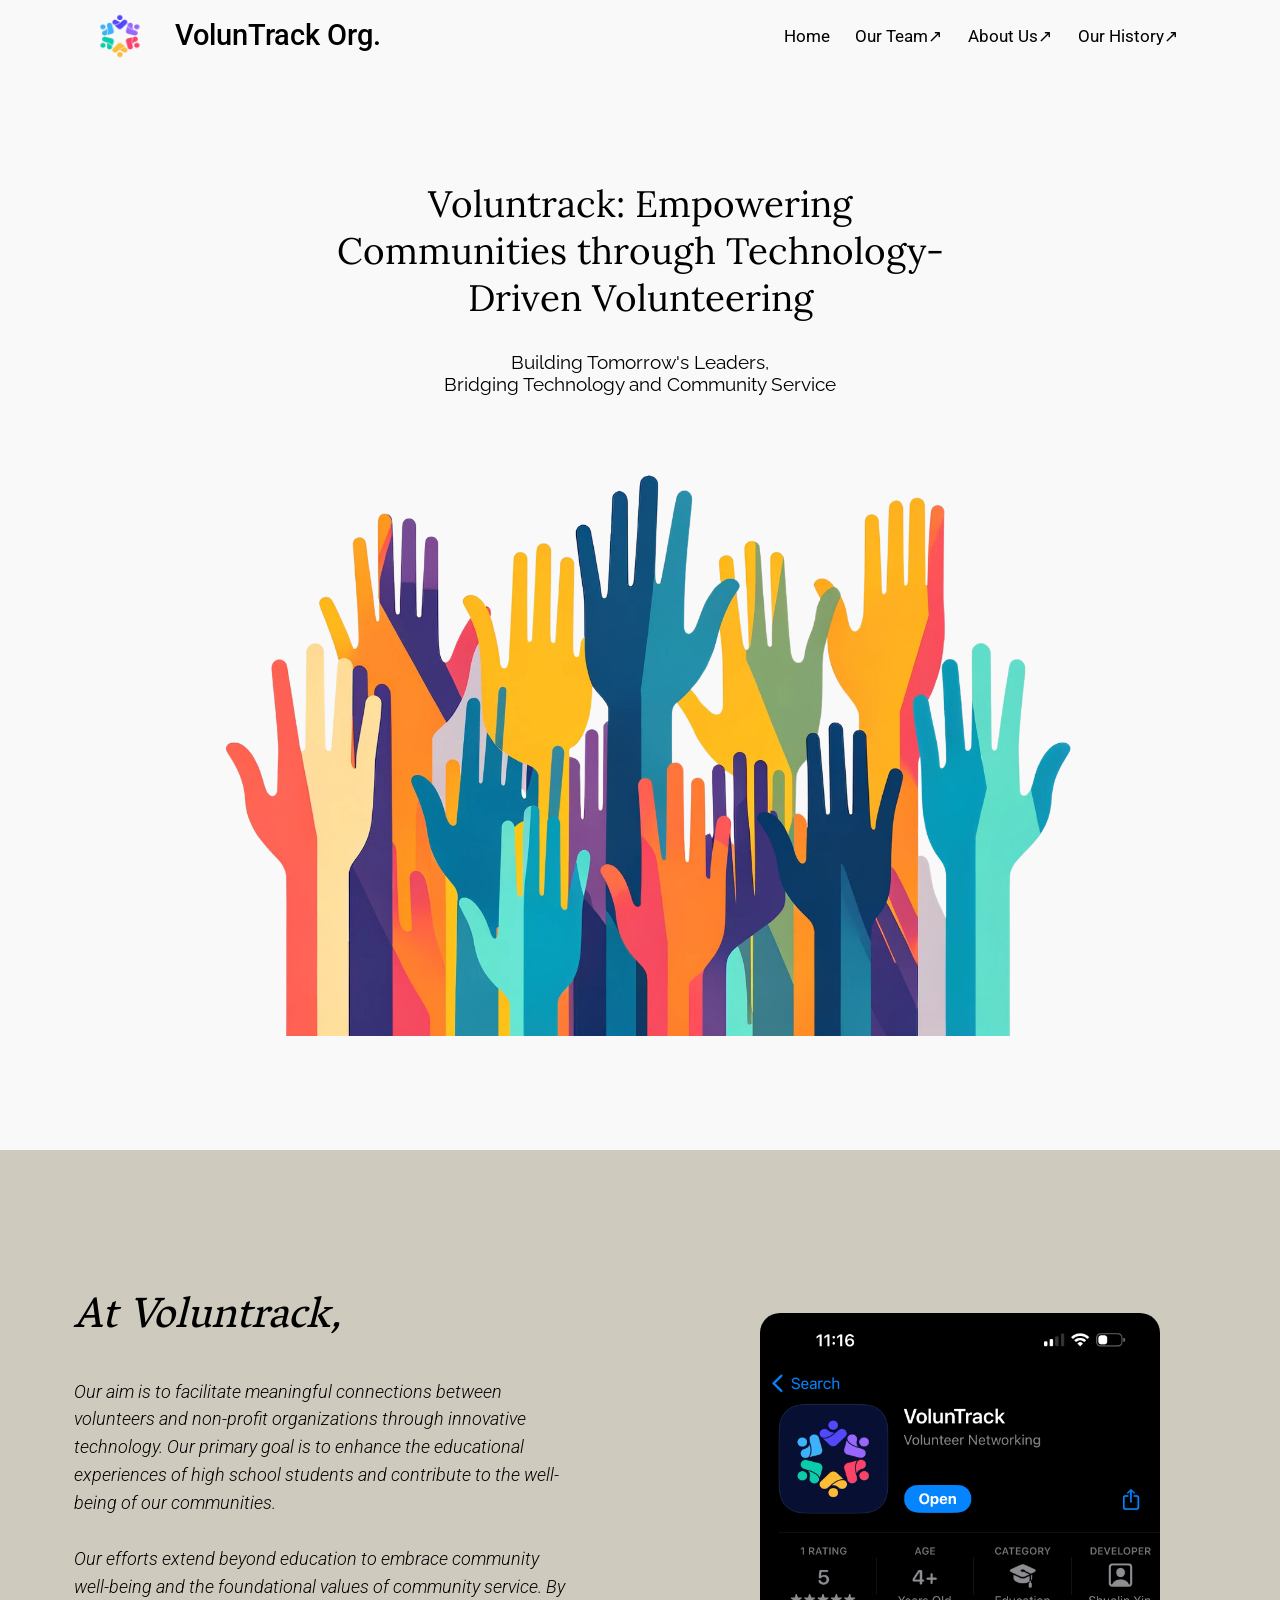
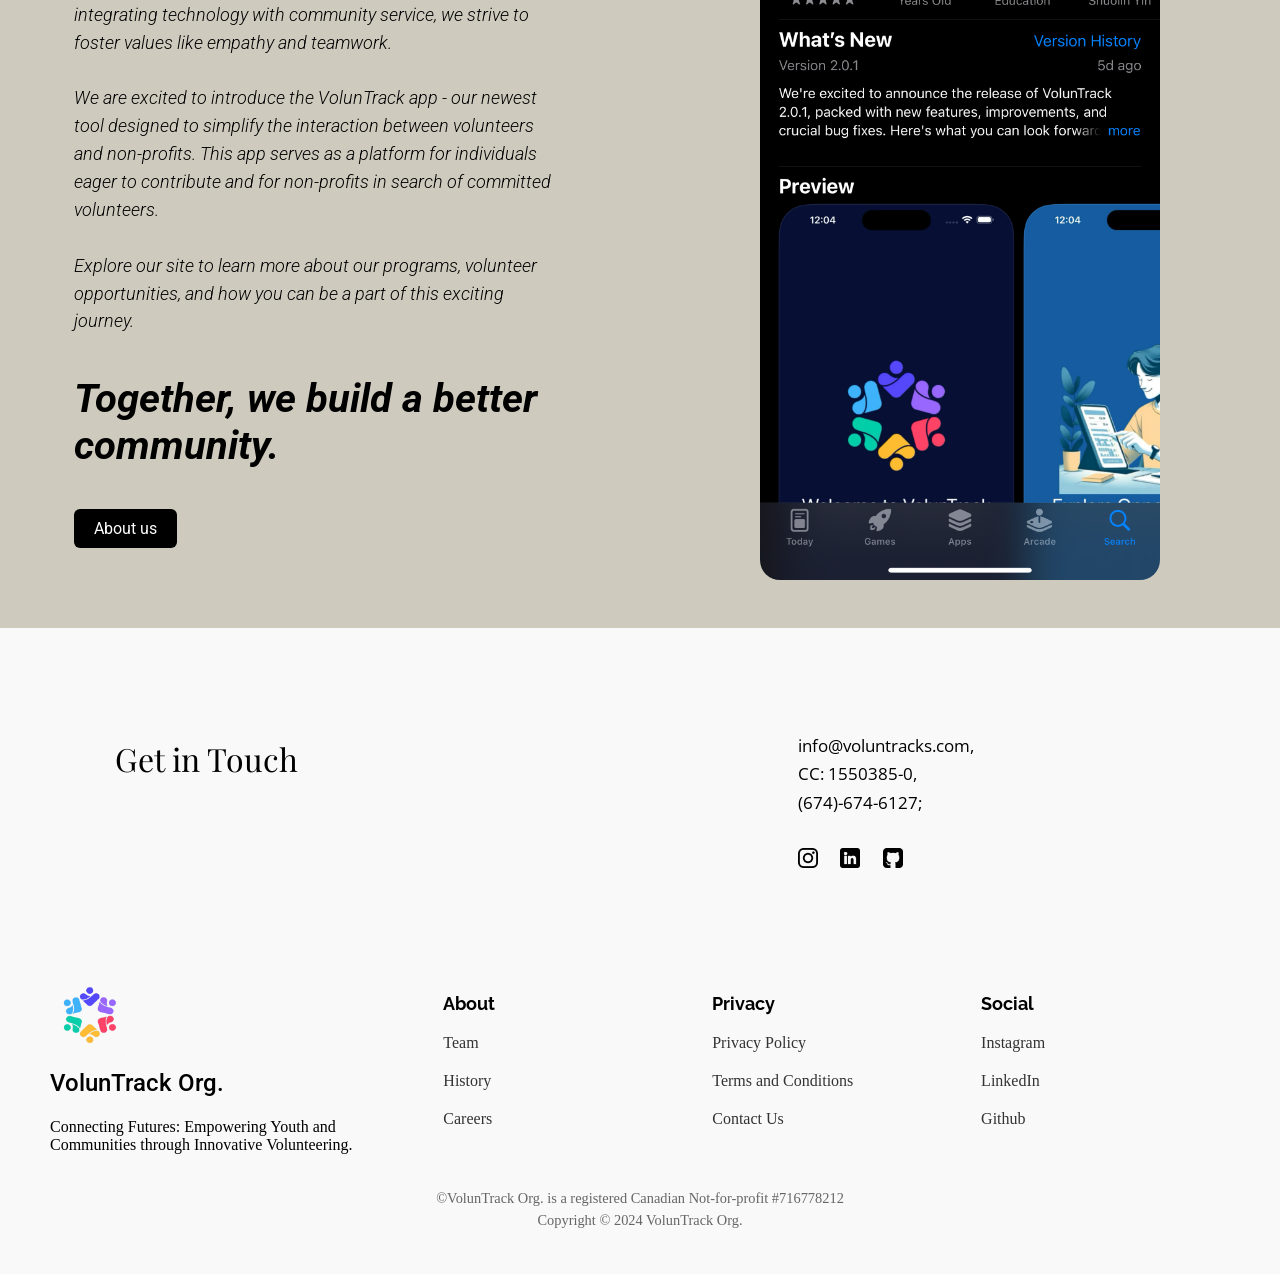
<file: public/index.html>
<!DOCTYPE html>
<html lang="EN">
<head>
    <meta charset="UTF-8">
    <meta name="viewport" content="width=device-width, initial-scale=1.0">
    <title>VolunTracks Org.</title>
    <!-- Link to the external CSS stylesheet -->
    <link rel="stylesheet" href="./style.css">
    <link rel="preconnect" href="https://fonts.googleapis.com">
    <link rel="preconnect" href="https://fonts.gstatic.com" crossorigin>
    <link href="https://fonts.googleapis.com/css2?family=Roboto:ital,wght@0,100;0,300;0,400;0,500;0,700;0,900;1,100;1,300;1,400;1,500;1,700;1,900&display=swap" rel="stylesheet">
    <!-- The link to the h2 font family-->
    <link href="https://fonts.googleapis.com/css2?family=Lora:ital,wght@0,400..700;1,400..700&display=swap" rel="stylesheet">
    <!--This is the link to the h3 font family-->
    <link href="https://fonts.googleapis.com/css2?family=Lora:ital,wght@0,400..700;1,400..700&family=Raleway:ital,wght@0,100..900;1,100..900&display=swap" rel="stylesheet">
    <!-- link to second paragraph title font family-->
    <link href="https://fonts.googleapis.com/css2?family=Lora:ital,wght@0,400..700;1,400..700&family=Raleway:ital,wght@0,100..900;1,100..900&family=Vesper+Libre:wght@400;500;700;900&display=swap" rel="stylesheet">
    <!--link to second paragraph text font family -->
    <link href="https://fonts.googleapis.com/css2?family=Roboto:ital,wght@0,100;0,300;0,400;0,500;0,700;0,900;1,100;1,300;1,400;1,500;1,700&display=swap" rel="stylesheet">
    <!--link to second paragraph end-->
    <link href="https://fonts.googleapis.com/css2?family=Heebo:wght@100..900&family=Playwrite+AU+QLD:wght@100..400&family=Roboto:ital,wght@0,100;0,300;0,400;0,500;0,700;0,900;1,100;1,300;1,400;1,500;1,700&display=swap" rel="stylesheet">
    <!--link to the third part "Get in Touth"-->
    <link href="https://fonts.googleapis.com/css2?family=Heebo:wght@100..900&family=Playfair+Display:ital,wght@0,400..900;1,400..900&family=Playwrite+AU+QLD:wght@100..400&family=Roboto:ital,wght@0,100;0,300;0,400;0,500;0,700;0,900;1,100;1,300;1,400;1,500;1,700;1,900&display=swap" rel="stylesheet">
    <!--link to the information-->
    <link href="https://fonts.googleapis.com/css2?family=Heebo:wght@100..900&family=Open+Sans:ital,wght@0,300..800;1,300..800&family=Playfair+Display:ital,wght@0,400..900;1,400..900&family=Playwrite+AU+QLD:wght@100..400&family=Roboto:ital,wght@0,100;0,300;0,400;0,500;0,700;0,900;1,100;1,300;1,400;1,500;1,700;1,900&display=swap" rel="stylesheet">

</head>
<body>
    <!--use a div to make a group at top of the website-->
    <div>
        <!-- Add voluntrack logo at top-left corner of the website-->
        <img id="logo" src="./Images/voluntrack image.png " alt="This is voluntracks' logo">
        <h1 id="title" draggable="true">VolunTrack Org.</h1>
        <!-- Add 3 links to the top-right corner connect to other webpages-->     
        <a class="link" id="ourhistory" href="Our history.html">Our History↗</a>
        <a class="link" href="About us.html">About Us↗</a>
        <a class="link" href="our_team.html">Our Team↗</a>
        <a class="link" href="index.html">Home</a>
    </div>
    <!-- make a new group, add the middle text in the group-->
    <div>
        <h2>
            Voluntrack: Empowering
            <br/>
            Communities through Technology-
            <br/>
            Driven Volunteering
        </h2>
        <h3>
            Building Tomorrow's Leaders,
            <br/>
            Bridging Technology and Community Service
        </h3>
    </div>
    <div>
        <img id="handsup" src="./Images/handsup.png" alt="The image shows many people hands up">
    </div>
    <!--add a group of second part-->
    <div id="second">
        <div id="second-content">
            <div id="second-paragraph">
                <p id="second-paragraph-title">At Voluntrack,</p>
                <p id="second-paragraph-text">
                    Our aim is to facilitate meaningful connections between volunteers and non-profit organizations 
                    through innovative technology. Our primary goal is to enhance the educational experiences of high school students and 
                    contribute to the well-being of our communities.
                    <br/>
                    <br/>
                    Our efforts extend beyond education to embrace community well-being and the foundational values of community service. 
                    By integrating technology with community service, we strive to foster values like empathy and teamwork.
                    <br/>
                    <br/>
                    We are excited to introduce the VolunTrack app - our newest tool designed to simplify the interaction between volunteers 
                    and non-profits. This app serves as a platform for individuals eager to contribute and for non-profits in search of 
                    committed volunteers.
                    <br/>
                    <br/>
                    Explore our site to learn more about our programs, volunteer opportunities, and how you can be a part of this exciting 
                    journey.
                    <br/>
                </p>
                <p id="second-paragraph-end">Together, we build a better community.</p>
                <a id="second-paragraph-button" href="About us.html">About us</a>
            </div>
            <div id="intro-image-container">
                <img id="Intro" src="./Images/IntroVoluntrack.png" alt="The image shows how to search voluntrack app" width="400px">
            </div>
        </div>
    </div>
    <div id="third">
        <p id="touth">Get in Touch</p>
        <div id="contact-info">
            <p id="thirdparagraph">
                info@voluntracks.com,
                <br/>
                CC: 1550385-0,
                <br/>
                (674)-674-6127;
            </p>
            <a id="inslogo" href="https://www.instagram.com/voluntrack/"> <img src="./Images/instagram-logo.png" alt="Instagram logo"/></a>
            <a id="inlogo" href="https://www.linkedin.com/company/voluntrackm"> <img src="./Images/linkedin-logo.png" alt="Instagram logo"/></a>
            <a id="githublogo" href="https://github.com/VolunTrack"> <img src="./Images/github-logo.png" alt="Instagram logo"/></a>
        </div>
    </div>
</body>

<!-- Footer Section -->
<footer id="footer">
    <div class="footer-container">
        <div class="footer-column">
            <img src="./Images/voluntrack image.png" alt="Voluntrack Logo" id="footer-logo">
            <h1 id="footer-title" draggable="true">VolunTrack Org.</h1>
            <p>
                Connecting Futures: Empowering Youth and Communities through Innovative Volunteering.
            </p>
        </div>
        <div class="footer-column">
            <h3>About</h3>
            <ul>
                <li><a href="About us.html">Team</a></li>
                <li><a href="Our history.html">History</a></li>
                <li><a href="Our history.html">Careers</a></li>
            </ul>
        </div>
        <div class="footer-column">
            <h3>Privacy</h3>
            <ul>
                <li><a href="https://www.privacypolicies.com/live/5041e2f7-894a-4717-be5e-3c7912c9d110">Privacy Policy</a></li>
                <li><a href="https://www.privacypolicies.com/live/5041e2f7-894a-4717-be5e-3c7912c9d110">Terms and Conditions</a></li>
                <li><a href="Terms of Service.html">Contact Us</a></li>
            </ul>
        </div>
        <div class="footer-column">
            <h3>Social</h3>
            <ul>
                <li><a href="https://www.instagram.com/voluntrack/">Instagram</a></li>
                <li><a href="https://www.linkedin.com/company/voluntrackm">LinkedIn</a></li>
                <li><a href="https://github.com/VolunTrack">Github</a></li>
            </ul>
        </div>
    </div>
    <div class="footer-text">
        <p>©VolunTrack Org. is a registered Canadian Not-for-profit #716778212</p>
        <p>Copyright © 2024 VolunTrack Org.</p>
    </div>
</footer>


</html>
</file>
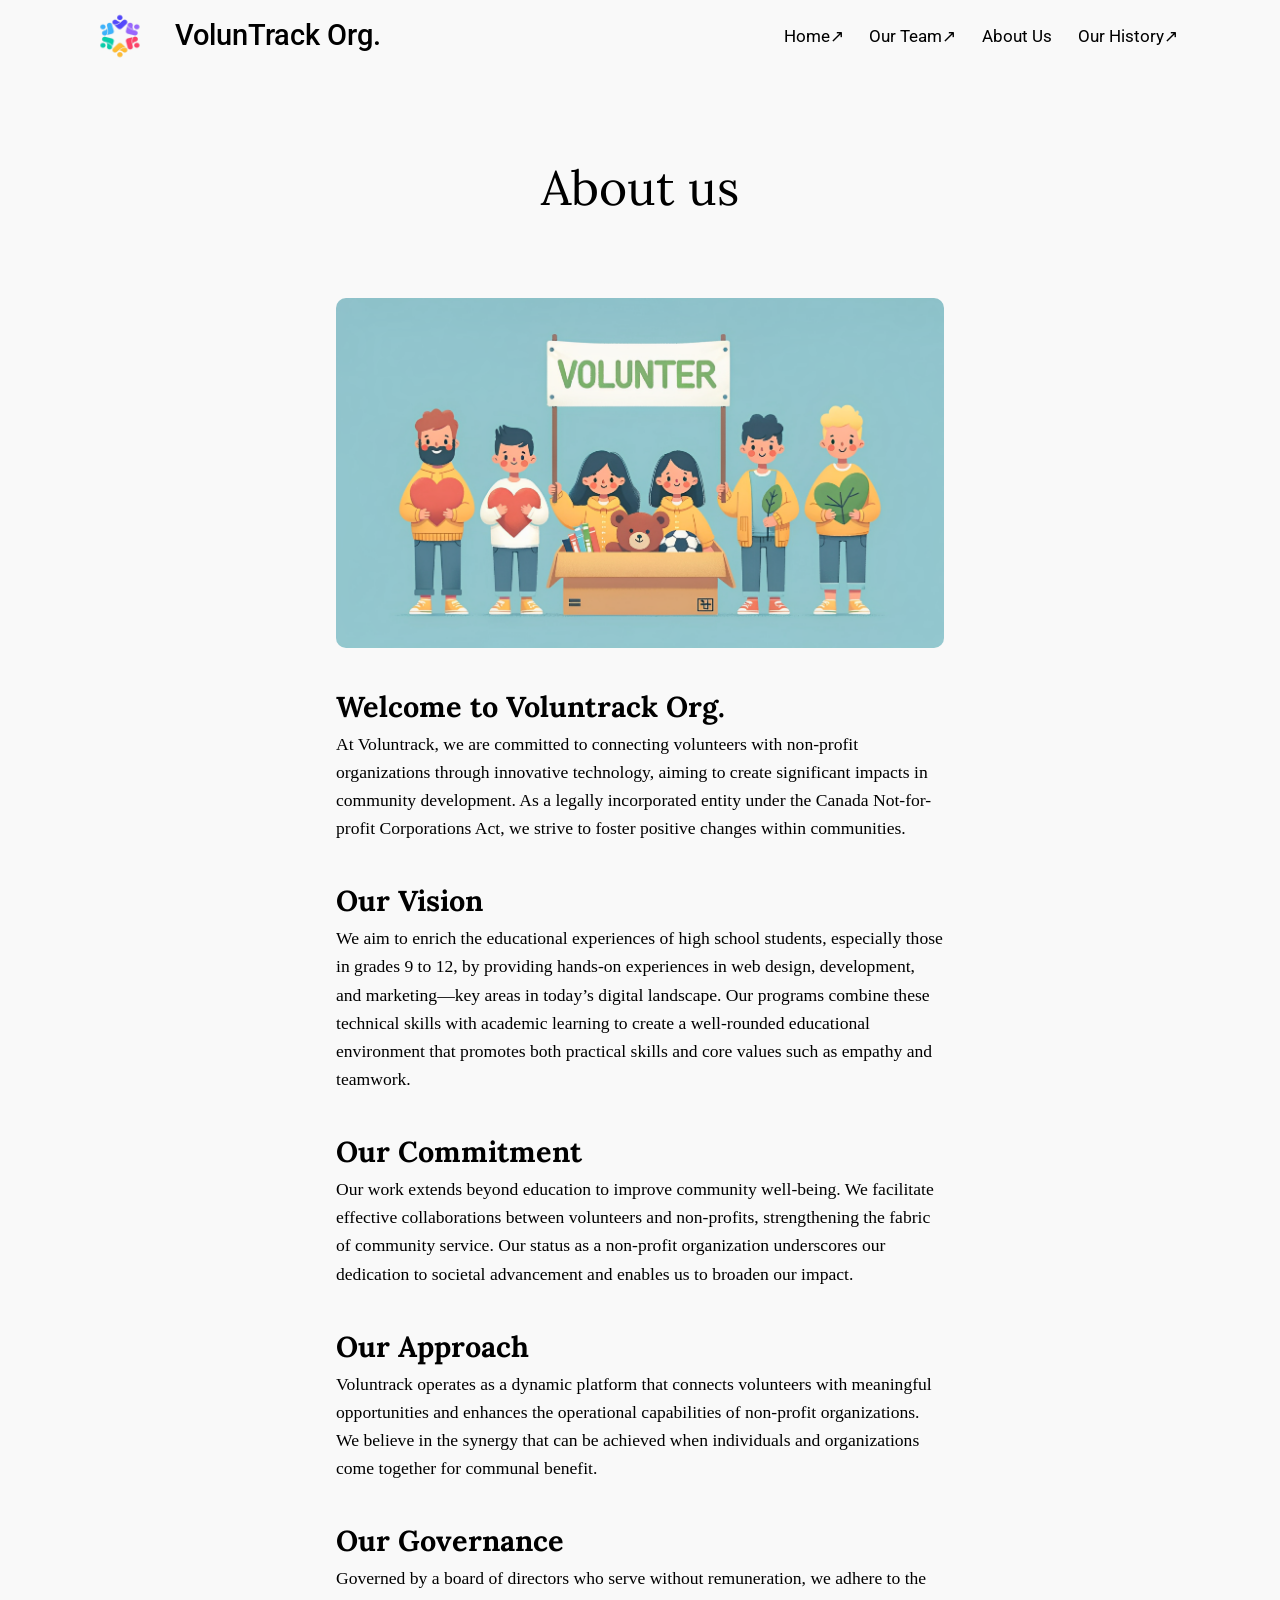
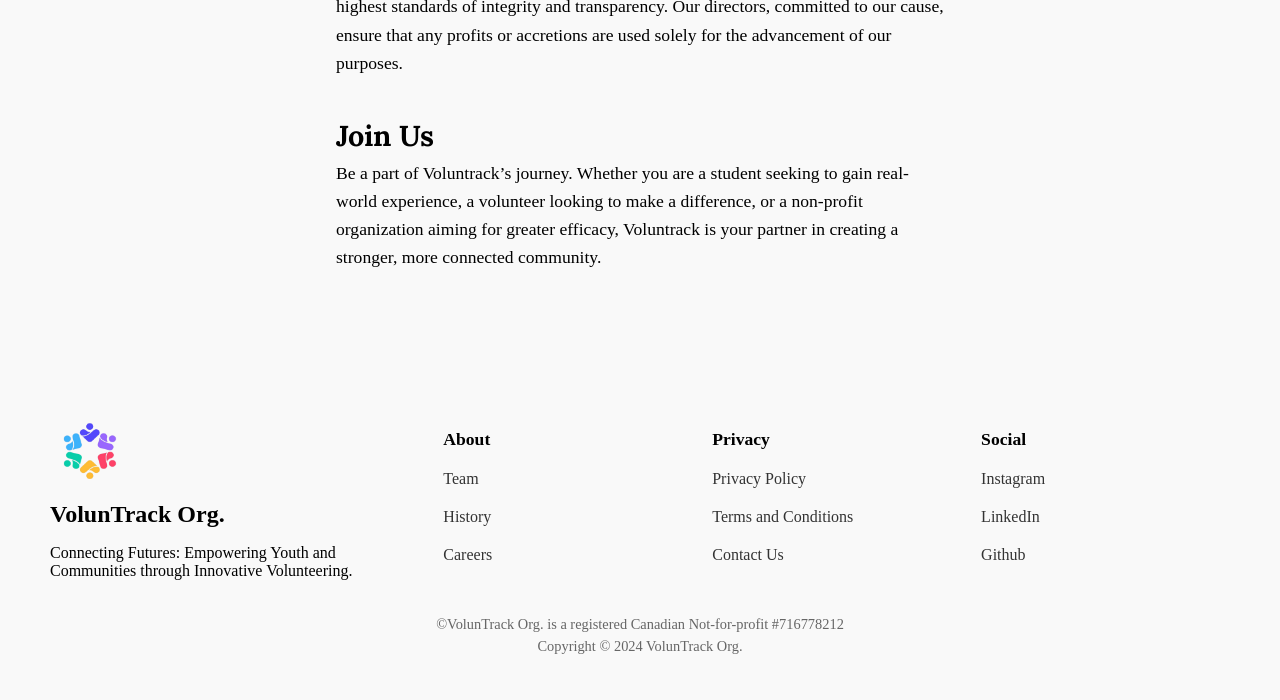
<file: About us.html>
<!DOCTYPE html>
<html lang="EN">
<head>
    <meta charset="UTF-8">
    <meta name="viewport" content="width=device-width, initial-scale=1.0">
    <title>About Us - VolunTracks Org.</title>
    <!-- Link to the external CSS stylesheet -->
    <link rel="stylesheet" href="./about_us_styles.css">
    <link rel="preconnect" href="https://fonts.googleapis.com">
    <link rel="preconnect" href="https://fonts.gstatic.com" crossorigin>
    <link href="https://fonts.googleapis.com/css2?family=Roboto:ital,wght@0,100;0,300;0,400;0,500;0,700;0,900;1,100;1,300;1,400;1,500;1,700;1,900&display=swap" rel="stylesheet">
    <!-- The link to the h2 font family-->
    <link href="https://fonts.googleapis.com/css2?family=Lora:ital,wght@0,400..700;1,400..700&display=swap" rel="stylesheet">
    <!--This is the link to the h3 font family-->
    <link href="https://fonts.googleapis.com/css2?family=Lora:ital,wght@0,400..700;1,400..700&family=Raleway:ital,wght@0,100..900;1,100..900&display=swap" rel="stylesheet">
    <!-- link to second paragraph title font family-->
    <link href="https://fonts.googleapis.com/css2?family=Lora:ital,wght@0,400..700;1,400..700&family=Raleway:ital,wght@0,100..900;1,100..900&family=Vesper+Libre:wght@400;500;700;900&display=swap" rel="stylesheet">
    <!--link to second paragraph text font family -->
    <link href="https://fonts.googleapis.com/css2?family=Roboto:ital,wght@0,100;0,300;0,400;0,500;0,700;0,900;1,100;1,300;1,400;1,500;1,700&display=swap" rel="stylesheet">
    <!--link to second paragraph end-->
    <link href="https://fonts.googleapis.com/css2?family=Heebo:wght@100..900&family=Playwrite+AU+QLD:wght@100..400&family=Roboto:ital,wght@0,100;0,300;0,400;0,500;0,700;0,900;1,100;1,300;1,400;1,500;1,700&display=swap" rel="stylesheet">
    <!--link to the third part "Get in Touth"-->
    <link href="https://fonts.googleapis.com/css2?family=Heebo:wght@100..900&family=Playfair+Display:ital,wght@0,400..900;1,400..900&family=Playwrite+AU+QLD:wght@100..400&family=Roboto:ital,wght@0,100;0,300;0,400;0,500;0,700;0,900;1,100;1,300;1,400;1,500;1,700;1,900&display=swap" rel="stylesheet">
    <!--link to the information-->
    <link href="https://fonts.googleapis.com/css2?family=Heebo:wght@100..900&family=Open+Sans:ital,wght@0,300..800;1,300..800&family=Playfair+Display:ital,wght@0,400..900;1,400..900&family=Playwrite+AU+QLD:wght@100..400&family=Roboto:ital,wght@0,100;0,300;0,400;0,500;0,700;0,900;1,100;1,300;1,400;1,500;1,700;1,900&display=swap" rel="stylesheet">
</head>
<body>
    <!-- Header Section -->
    <div>
        <!-- Add voluntrack logo at top-left corner of the website-->
        <img id="logo" src="./Images/voluntrack image.png " alt="This is voluntracks' logo">
        <h1 id="title" draggable="true">VolunTrack Org.</h1>
        <!-- Add 3 links to the top-right corner connect to other webpages-->     
        <a class="link" id="ourhistory" href="Our history.html">Our History↗</a>
        <a class="link" href="About us.html">About Us</a>
        <a class="link" href="our_team.html">Our Team↗</a>
        <a class="link" href="homepage.html">Home↗</a>
    </div>

    <!-- Main Content -->
    <div class="container">
        <div class="main-content">
            <h2 id="header">About us</h2>
            <img id="image" src="./Images/about_us_image.png" alt="About us image">
    
            <!-- New Description Container -->
            <div class="description-container">
                <div class="description-item">
                    <h2 class="bold-text">Welcome to Voluntrack Org.</h2>
                    <p>
                        At Voluntrack, we are committed to connecting volunteers with non-profit organizations through innovative technology, aiming to create significant impacts in community development. As a legally incorporated entity under the Canada Not-for-profit Corporations Act, we strive to foster positive changes within communities.
                    </p>
                </div>
                <div class="description-item">
                    <h2 class="bold-text">Our Vision</h2>
                    <p>
                        We aim to enrich the educational experiences of high school students, especially those in grades 9 to 12, by providing hands-on experiences in web design, development, and marketing—key areas in today’s digital landscape. Our programs combine these technical skills with academic learning to create a well-rounded educational environment that promotes both practical skills and core values such as empathy and teamwork.
                    </p>
                </div>
                <div class="description-item">
                    <h2 class="bold-text">Our Commitment</h2>
                    <p>
                        Our work extends beyond education to improve community well-being. We facilitate effective collaborations between volunteers and non-profits, strengthening the fabric of community service. Our status as a non-profit organization underscores our dedication to societal advancement and enables us to broaden our impact.
                    </p>
                </div>
                <div class="description-item">
                    <h2 class="bold-text">Our Approach</h2>
                    <p>
                        Voluntrack operates as a dynamic platform that connects volunteers with meaningful opportunities and enhances the operational capabilities of non-profit organizations. We believe in the synergy that can be achieved when individuals and organizations come together for communal benefit.
                    </p>
                </div>
                <div class="description-item">
                    <h2 class="bold-text">Our Governance</h2>
                    <p>
                        Governed by a board of directors who serve without remuneration, we adhere to the highest standards of integrity and transparency. Our directors, committed to our cause, ensure that any profits or accretions are used solely for the advancement of our purposes.
                    </p>
                </div>
                <div class="description-item">
                    <h2 class="bold-text">Join Us</h2>
                    <p>
                        Be a part of Voluntrack’s journey. Whether you are a student seeking to gain real-world experience, a volunteer looking to make a difference, or a non-profit organization aiming for greater efficacy, Voluntrack is your partner in creating a stronger, more connected community.
                    </p>
                </div>
            </div>
        </div>
    </div>     
</body>

<footer id="footer">
    <div class="footer-container">
        <div class="footer-column">
            <img src="./Images/voluntrack image.png" alt="Voluntrack Logo" id="footer-logo">
            <h1 id="footer-title" draggable="true">VolunTrack Org.</h1>
            <p>
                Connecting Futures: Empowering Youth and Communities through Innovative Volunteering.
            </p>
        </div>
        <div class="footer-column">
            <h3>About</h3>
            <ul>
                <li><a href="About us.html">Team</a></li>
                <li><a href="Our history.html">History</a></li>
                <li><a href="Our history.html">Careers</a></li>
            </ul>
        </div>
        <div class="footer-column">
            <h3>Privacy</h3>
            <ul>
                <li><a href="https://www.privacypolicies.com/live/5041e2f7-894a-4717-be5e-3c7912c9d110">Privacy Policy</a></li>
                <li><a href="https://www.privacypolicies.com/live/5041e2f7-894a-4717-be5e-3c7912c9d110">Terms and Conditions</a></li>
                <li><a href="Terms of Service.html">Contact Us</a></li>
            </ul>
        </div>
        <div class="footer-column">
            <h3>Social</h3>
            <ul>
                <li><a href="https://www.instagram.com/voluntrack/">Instagram</a></li>
                <li><a href="https://www.linkedin.com/company/voluntrackm">LinkedIn</a></li>
                <li><a href="https://github.com/VolunTrack">Github</a></li>
            </ul>
        </div>
    </div>
    <div class="footer-text">
        <p>©VolunTrack Org. is a registered Canadian Not-for-profit #716778212</p>
        <p>Copyright © 2024 VolunTrack Org.</p>
    </div>
</footer>
</html>
</file>
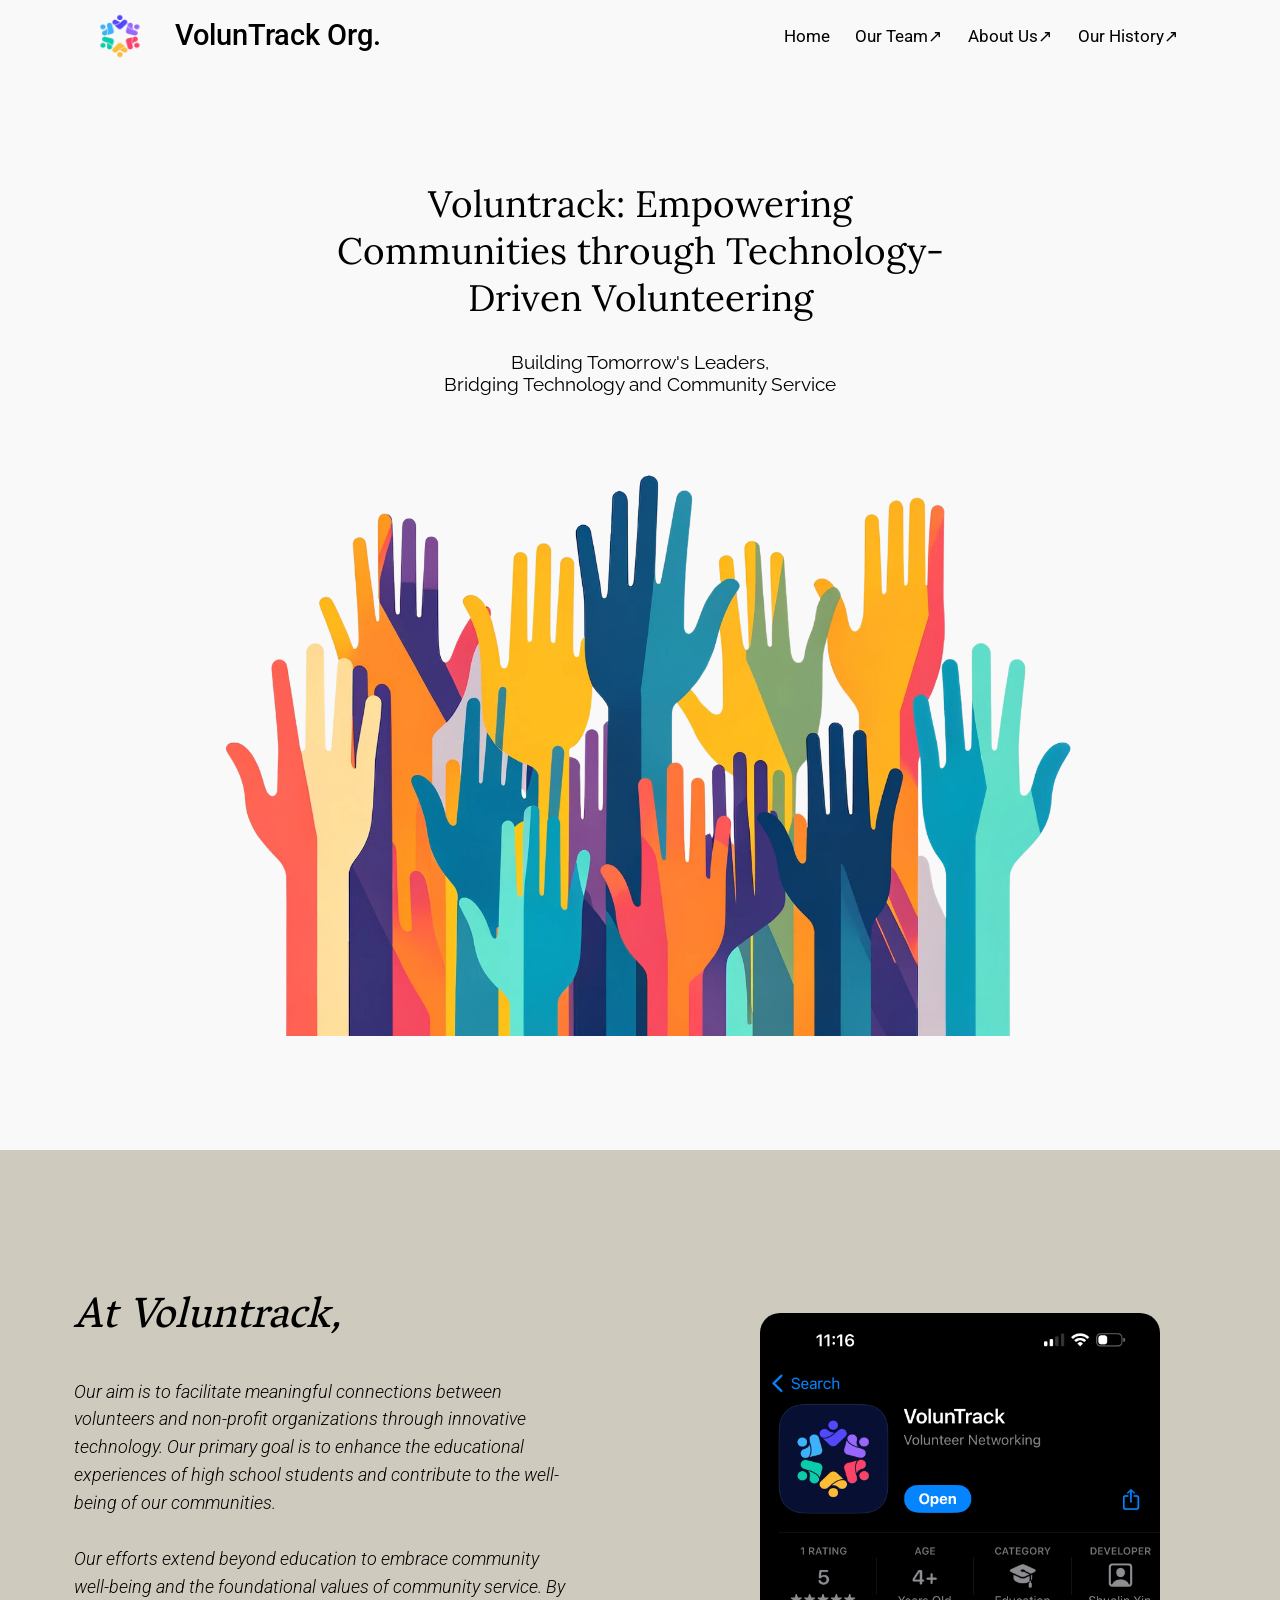
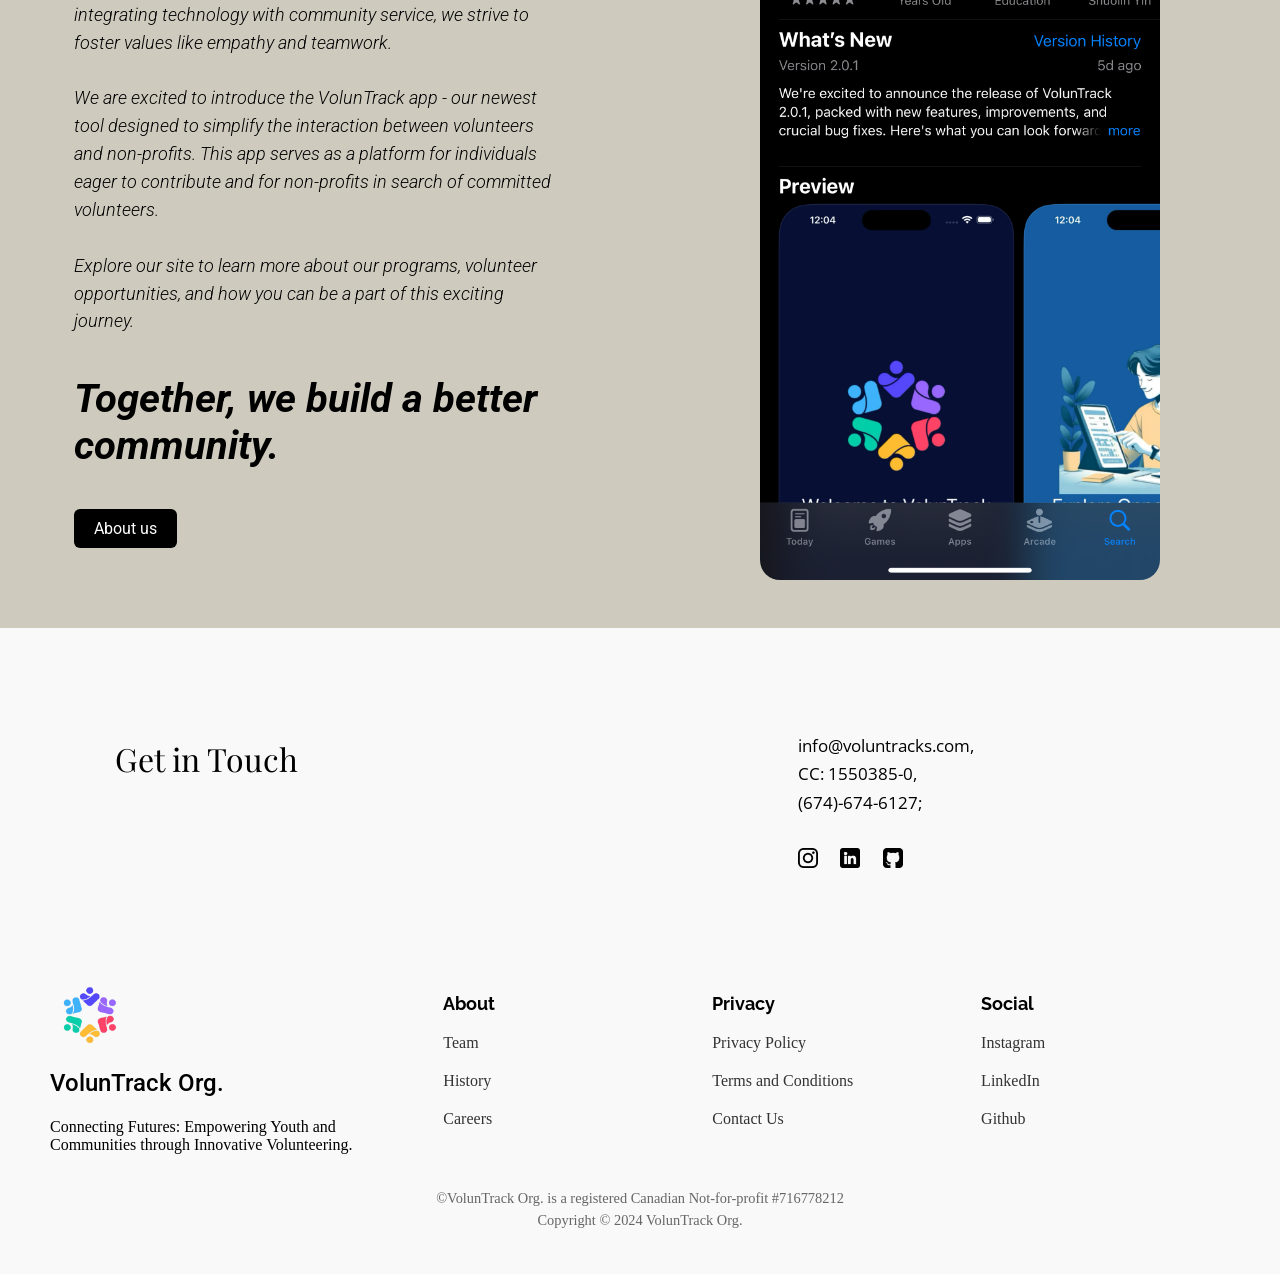
<file: homepage.html>
<!DOCTYPE html>
<html lang="EN">
<head>
    <meta charset="UTF-8">
    <meta name="viewport" content="width=device-width, initial-scale=1.0">
    <title>VolunTracks Org.</title>
    <!-- Link to the external CSS stylesheet -->
    <link rel="stylesheet" href="./style.css">
    <link rel="preconnect" href="https://fonts.googleapis.com">
    <link rel="preconnect" href="https://fonts.gstatic.com" crossorigin>
    <link href="https://fonts.googleapis.com/css2?family=Roboto:ital,wght@0,100;0,300;0,400;0,500;0,700;0,900;1,100;1,300;1,400;1,500;1,700;1,900&display=swap" rel="stylesheet">
    <!-- The link to the h2 font family-->
    <link href="https://fonts.googleapis.com/css2?family=Lora:ital,wght@0,400..700;1,400..700&display=swap" rel="stylesheet">
    <!--This is the link to the h3 font family-->
    <link href="https://fonts.googleapis.com/css2?family=Lora:ital,wght@0,400..700;1,400..700&family=Raleway:ital,wght@0,100..900;1,100..900&display=swap" rel="stylesheet">
    <!-- link to second paragraph title font family-->
    <link href="https://fonts.googleapis.com/css2?family=Lora:ital,wght@0,400..700;1,400..700&family=Raleway:ital,wght@0,100..900;1,100..900&family=Vesper+Libre:wght@400;500;700;900&display=swap" rel="stylesheet">
    <!--link to second paragraph text font family -->
    <link href="https://fonts.googleapis.com/css2?family=Roboto:ital,wght@0,100;0,300;0,400;0,500;0,700;0,900;1,100;1,300;1,400;1,500;1,700&display=swap" rel="stylesheet">
    <!--link to second paragraph end-->
    <link href="https://fonts.googleapis.com/css2?family=Heebo:wght@100..900&family=Playwrite+AU+QLD:wght@100..400&family=Roboto:ital,wght@0,100;0,300;0,400;0,500;0,700;0,900;1,100;1,300;1,400;1,500;1,700&display=swap" rel="stylesheet">
    <!--link to the third part "Get in Touth"-->
    <link href="https://fonts.googleapis.com/css2?family=Heebo:wght@100..900&family=Playfair+Display:ital,wght@0,400..900;1,400..900&family=Playwrite+AU+QLD:wght@100..400&family=Roboto:ital,wght@0,100;0,300;0,400;0,500;0,700;0,900;1,100;1,300;1,400;1,500;1,700;1,900&display=swap" rel="stylesheet">
    <!--link to the information-->
    <link href="https://fonts.googleapis.com/css2?family=Heebo:wght@100..900&family=Open+Sans:ital,wght@0,300..800;1,300..800&family=Playfair+Display:ital,wght@0,400..900;1,400..900&family=Playwrite+AU+QLD:wght@100..400&family=Roboto:ital,wght@0,100;0,300;0,400;0,500;0,700;0,900;1,100;1,300;1,400;1,500;1,700;1,900&display=swap" rel="stylesheet">

</head>
<body>
    <!--use a div to make a group at top of the website-->
    <div>
        <!-- Add voluntrack logo at top-left corner of the website-->
        <img id="logo" src="./Images/voluntrack image.png " alt="This is voluntracks' logo">
        <h1 id="title" draggable="true">VolunTrack Org.</h1>
        <!-- Add 3 links to the top-right corner connect to other webpages-->     
        <a class="link" id="ourhistory" href="Our history.html">Our History↗</a>
        <a class="link" href="About us.html">About Us↗</a>
        <a class="link" href="our_team.html">Our Team↗</a>
        <a class="link" href="homepage.html">Home</a>
    </div>
    <!-- make a new group, add the middle text in the group-->
    <div>
        <h2>
            Voluntrack: Empowering
            <br/>
            Communities through Technology-
            <br/>
            Driven Volunteering
        </h2>
        <h3>
            Building Tomorrow's Leaders,
            <br/>
            Bridging Technology and Community Service
        </h3>
    </div>
    <div>
        <img id="handsup" src="./Images/handsup.png" alt="The image shows many people hands up">
    </div>
    <!--add a group of second part-->
    <div id="second">
        <div id="second-content">
            <div id="second-paragraph">
                <p id="second-paragraph-title">At Voluntrack,</p>
                <p id="second-paragraph-text">
                    Our aim is to facilitate meaningful connections between volunteers and non-profit organizations 
                    through innovative technology. Our primary goal is to enhance the educational experiences of high school students and 
                    contribute to the well-being of our communities.
                    <br/>
                    <br/>
                    Our efforts extend beyond education to embrace community well-being and the foundational values of community service. 
                    By integrating technology with community service, we strive to foster values like empathy and teamwork.
                    <br/>
                    <br/>
                    We are excited to introduce the VolunTrack app - our newest tool designed to simplify the interaction between volunteers 
                    and non-profits. This app serves as a platform for individuals eager to contribute and for non-profits in search of 
                    committed volunteers.
                    <br/>
                    <br/>
                    Explore our site to learn more about our programs, volunteer opportunities, and how you can be a part of this exciting 
                    journey.
                    <br/>
                </p>
                <p id="second-paragraph-end">Together, we build a better community.</p>
                <a id="second-paragraph-button" href="About us.html">About us</a>
            </div>
            <div id="intro-image-container">
                <img id="Intro" src="./Images/IntroVoluntrack.png" alt="The image shows how to search voluntrack app" width="400px">
            </div>
        </div>
    </div>
    <div id="third">
        <p id="touth">Get in Touch</p>
        <div id="contact-info">
            <p id="thirdparagraph">
                info@voluntracks.com,
                <br/>
                CC: 1550385-0,
                <br/>
                (674)-674-6127;
            </p>
            <a id="inslogo" href="https://www.instagram.com/voluntrack/"> <img src="./Images/instagram-logo.png" alt="Instagram logo"/></a>
            <a id="inlogo" href="https://www.linkedin.com/company/voluntrackm"> <img src="./Images/linkedin-logo.png" alt="Instagram logo"/></a>
            <a id="githublogo" href="https://github.com/VolunTrack"> <img src="./Images/github-logo.png" alt="Instagram logo"/></a>
        </div>
    </div>
</body>

<!-- Footer Section -->
<footer id="footer">
    <div class="footer-container">
        <div class="footer-column">
            <img src="./Images/voluntrack image.png" alt="Voluntrack Logo" id="footer-logo">
            <h1 id="footer-title" draggable="true">VolunTrack Org.</h1>
            <p>
                Connecting Futures: Empowering Youth and Communities through Innovative Volunteering.
            </p>
        </div>
        <div class="footer-column">
            <h3>About</h3>
            <ul>
                <li><a href="About us.html">Team</a></li>
                <li><a href="Our history.html">History</a></li>
                <li><a href="Our history.html">Careers</a></li>
            </ul>
        </div>
        <div class="footer-column">
            <h3>Privacy</h3>
            <ul>
                <li><a href="https://www.privacypolicies.com/live/5041e2f7-894a-4717-be5e-3c7912c9d110">Privacy Policy</a></li>
                <li><a href="https://www.privacypolicies.com/live/5041e2f7-894a-4717-be5e-3c7912c9d110">Terms and Conditions</a></li>
                <li><a href="Terms of Service.html">Contact Us</a></li>
            </ul>
        </div>
        <div class="footer-column">
            <h3>Social</h3>
            <ul>
                <li><a href="https://www.instagram.com/voluntrack/">Instagram</a></li>
                <li><a href="https://www.linkedin.com/company/voluntrackm">LinkedIn</a></li>
                <li><a href="https://github.com/VolunTrack">Github</a></li>
            </ul>
        </div>
    </div>
    <div class="footer-text">
        <p>©VolunTrack Org. is a registered Canadian Not-for-profit #716778212</p>
        <p>Copyright © 2024 VolunTrack Org.</p>
    </div>
</footer>


</html>
</file>
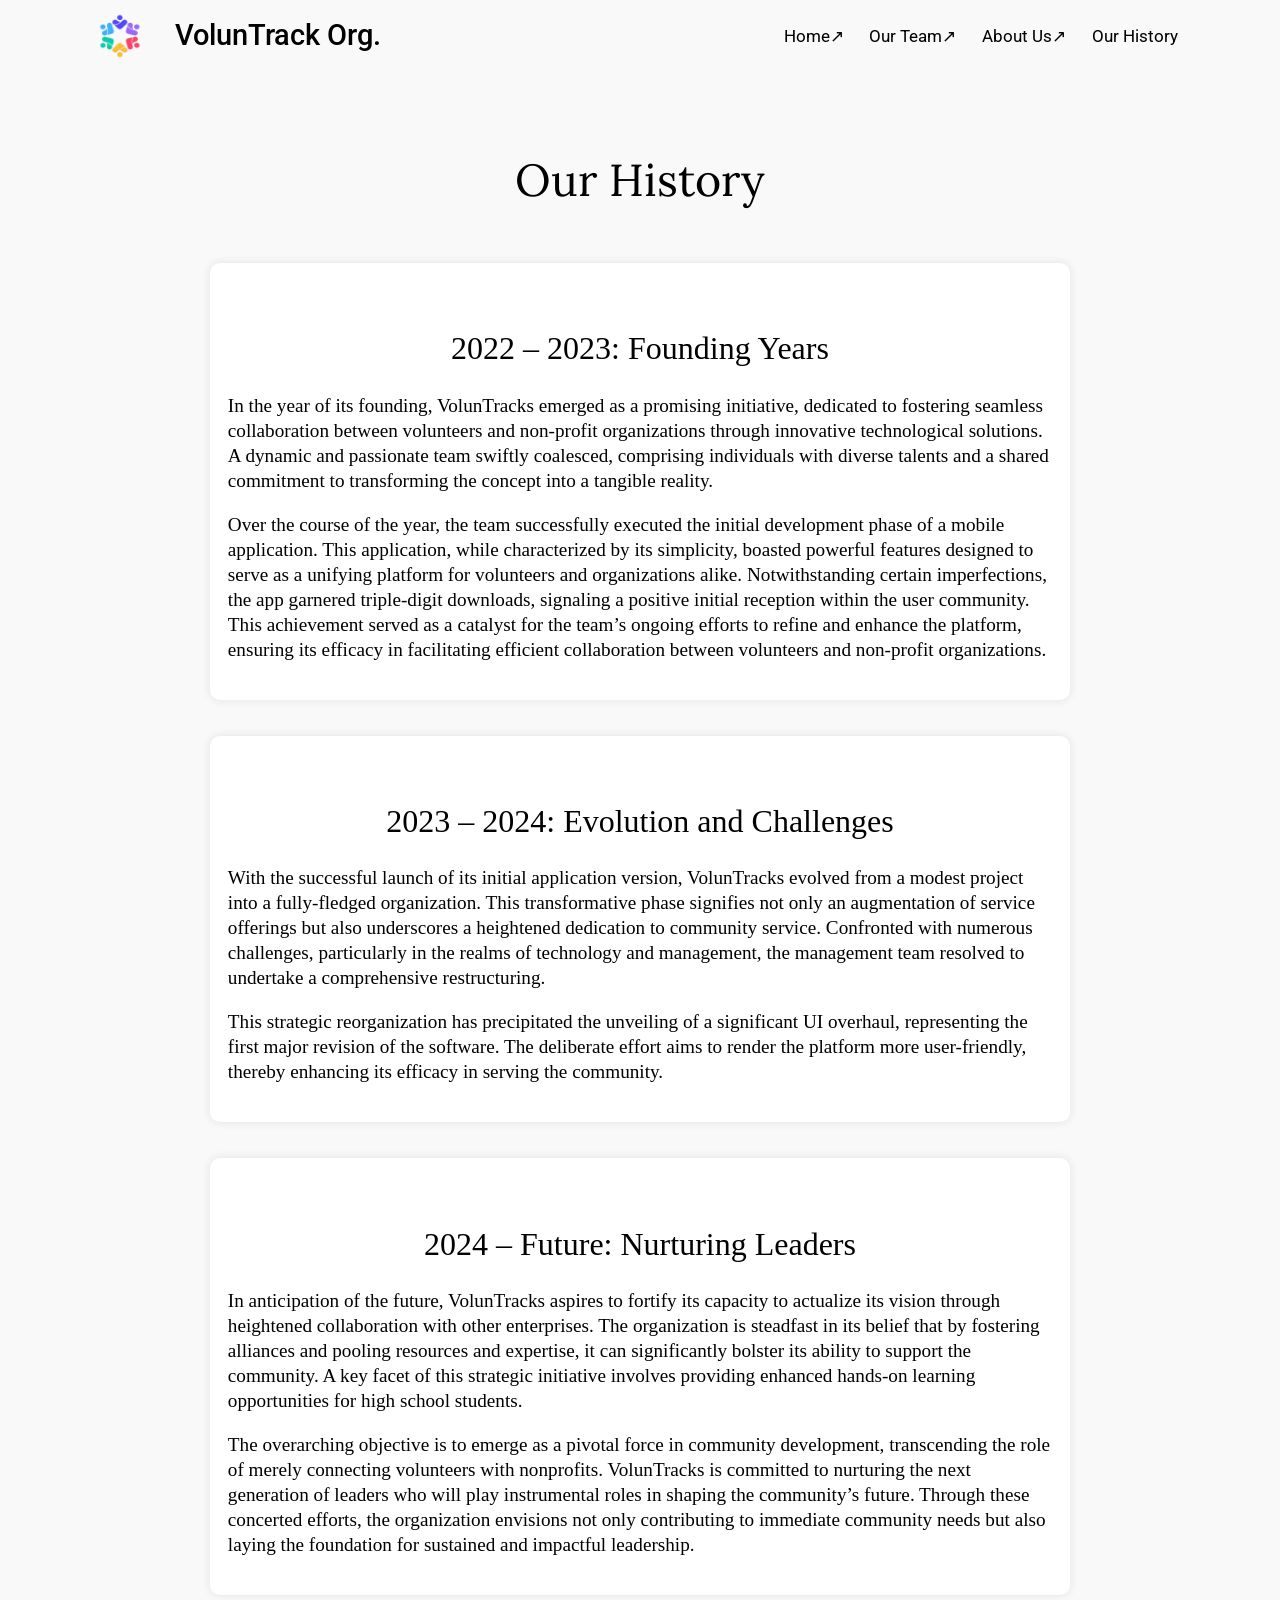
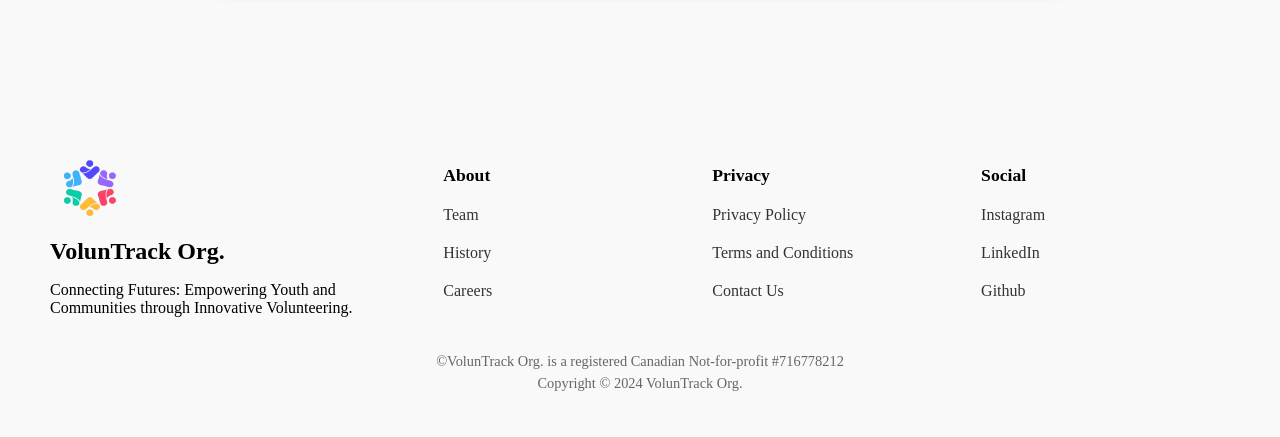
<file: Our history.html>
<!DOCTYPE html>
<html lang="en">
    <head>
        <meta charset="UTF-8">
        <meta name="viewport" content="width=device-width, initial-scale=1.0">
        <title>Our History - VolunTracks Org.</title>
        <!-- Link to the external CSS stylesheet -->
        <link rel="stylesheet" href="./history_styles.css">
        <link rel="preconnect" href="https://fonts.googleapis.com">
        <link rel="preconnect" href="https://fonts.gstatic.com" crossorigin>
        <link href="https://fonts.googleapis.com/css2?family=Roboto:ital,wght@0,100;0,300;0,400;0,500;0,700;0,900;1,100;1,300;1,400;1,500;1,700;1,900&display=swap" rel="stylesheet">
        <!-- The link to the h2 font family-->
        <link href="https://fonts.googleapis.com/css2?family=Lora:ital,wght@0,400..700;1,400..700&display=swap" rel="stylesheet">
        <!--This is the link to the h3 font family-->
        <link href="https://fonts.googleapis.com/css2?family=Lora:ital,wght@0,400..700;1,400..700&family=Raleway:ital,wght@0,100..900;1,100..900&display=swap" rel="stylesheet">
        <!-- link to second paragraph title font family-->
        <link href="https://fonts.googleapis.com/css2?family=Lora:ital,wght@0,400..700;1,400..700&family=Raleway:ital,wght@0,100..900;1,100..900&family=Vesper+Libre:wght@400;500;700;900&display=swap" rel="stylesheet">
        <!--link to second paragraph text font family -->
        <link href="https://fonts.googleapis.com/css2?family=Roboto:ital,wght@0,100;0,300;0,400;0,500;0,700;0,900;1,100;1,300;1,400;1,500;1,700&display=swap" rel="stylesheet">
        <!--link to second paragraph end-->
        <link href="https://fonts.googleapis.com/css2?family=Heebo:wght@100..900&family=Playwrite+AU+QLD:wght@100..400&family=Roboto:ital,wght@0,100;0,300;0,400;0,500;0,700;0,900;1,100;1,300;1,400;1,500;1,700&display=swap" rel="stylesheet">
        <!--link to the third part "Get in Touth"-->
        <link href="https://fonts.googleapis.com/css2?family=Heebo:wght@100..900&family=Playfair+Display:ital,wght@0,400..900;1,400..900&family=Playwrite+AU+QLD:wght@100..400&family=Roboto:ital,wght@0,100;0,300;0,400;0,500;0,700;0,900;1,100;1,300;1,400;1,500;1,700;1,900&display=swap" rel="stylesheet">
        <!--link to the information-->
        <link href="https://fonts.googleapis.com/css2?family=Heebo:wght@100..900&family=Open+Sans:ital,wght@0,300..800;1,300..800&family=Playfair+Display:ital,wght@0,400..900;1,400..900&family=Playwrite+AU+QLD:wght@100..400&family=Roboto:ital,wght@0,100;0,300;0,400;0,500;0,700;0,900;1,100;1,300;1,400;1,500;1,700;1,900&display=swap" rel="stylesheet">
    </head>
<body>
    <div>
        <!-- Add voluntrack logo at top-left corner of the website-->
        <img id="logo" src="./Images/voluntrack image.png " alt="This is voluntracks' logo">
        <h1 id="title" draggable="true">VolunTrack Org.</h1>
        <!-- Add 3 links to the top-right corner connect to other webpages-->     
        <a class="link" id="ourhistory" href="Our history.html">Our History</a>
        <a class="link" href="About us.html">About Us↗</a>
        <a class="link" href="our_team.html">Our Team↗</a>
        <a class="link" href="homepage.html">Home↗</a>
    </div>
    <div id="body">
        
        <h2>Our History</h2>
        <section class="main-body">
            <h2>2022 – 2023: Founding Years</h2>
            <p>
                In the year of its founding, VolunTracks emerged as a promising initiative, dedicated to fostering seamless collaboration between volunteers and non-profit organizations through innovative technological solutions. A dynamic and passionate team swiftly coalesced, comprising individuals with diverse talents and a shared commitment to transforming the concept into a tangible reality.
            </p>
            <p>
                Over the course of the year, the team successfully executed the initial development phase of a mobile application. This application, while characterized by its simplicity, boasted powerful features designed to serve as a unifying platform for volunteers and organizations alike. Notwithstanding certain imperfections, the app garnered triple-digit downloads, signaling a positive initial reception within the user community. This achievement served as a catalyst for the team’s ongoing efforts to refine and enhance the platform, ensuring its efficacy in facilitating efficient collaboration between volunteers and non-profit organizations.
            </p>
        </section>
        <section class="main-body">
            <h2>2023 – 2024: Evolution and Challenges</h2>
            <p>
                With the successful launch of its initial application version, VolunTracks evolved from a modest project into a fully-fledged organization. This transformative phase signifies not only an augmentation of service offerings but also underscores a heightened dedication to community service. Confronted with numerous challenges, particularly in the realms of technology and management, the management team resolved to undertake a comprehensive restructuring.
            </p>
            <p>
                This strategic reorganization has precipitated the unveiling of a significant UI overhaul, representing the first major revision of the software. The deliberate effort aims to render the platform more user-friendly, thereby enhancing its efficacy in serving the community.
            </p>
        </section>
        <section class="main-body">
            <h2>2024 – Future: Nurturing Leaders</h2>
            <p>
                In anticipation of the future, VolunTracks aspires to fortify its capacity to actualize its vision through heightened collaboration with other enterprises. The organization is steadfast in its belief that by fostering alliances and pooling resources and expertise, it can significantly bolster its ability to support the community. A key facet of this strategic initiative involves providing enhanced hands-on learning opportunities for high school students.
            </p>
            <p>
                The overarching objective is to emerge as a pivotal force in community development, transcending the role of merely connecting volunteers with nonprofits. VolunTracks is committed to nurturing the next generation of leaders who will play instrumental roles in shaping the community’s future. Through these concerted efforts, the organization envisions not only contributing to immediate community needs but also laying the foundation for sustained and impactful leadership.
            </p>
        </section>
    </div>
    
</body>

<footer id="footer">
    <div class="footer-container">
        <div class="footer-column">
            <img src="./Images/voluntrack image.png" alt="Voluntrack Logo" id="footer-logo">
            <h1 id="footer-title" draggable="true">VolunTrack Org.</h1>
            <p>
                Connecting Futures: Empowering Youth and Communities through Innovative Volunteering.
            </p>
        </div>
        <div class="footer-column">
            <h3>About</h3>
            <ul>
                <li><a href="About us.html">Team</a></li>
                <li><a href="Our history.html">History</a></li>
                <li><a href="Our history.html">Careers</a></li>
            </ul>
        </div>
        <div class="footer-column">
            <h3>Privacy</h3>
            <ul>
                <li><a href="https://www.privacypolicies.com/live/5041e2f7-894a-4717-be5e-3c7912c9d110">Privacy Policy</a></li>
                <li><a href="https://www.privacypolicies.com/live/5041e2f7-894a-4717-be5e-3c7912c9d110">Terms and Conditions</a></li>
                <li><a href="Terms of Service.html">Contact Us</a></li>
            </ul>
        </div>
        <div class="footer-column">
            <h3>Social</h3>
            <ul>
                <li><a href="https://www.instagram.com/voluntrack/">Instagram</a></li>
                <li><a href="https://www.linkedin.com/company/voluntrackm">LinkedIn</a></li>
                <li><a href="https://github.com/VolunTrack">Github</a></li>
            </ul>
        </div>
    </div>
    <div class="footer-text">
        <p>©VolunTrack Org. is a registered Canadian Not-for-profit #716778212</p>
        <p>Copyright © 2024 VolunTrack Org.</p>
    </div>
</footer>

</html>
</file>
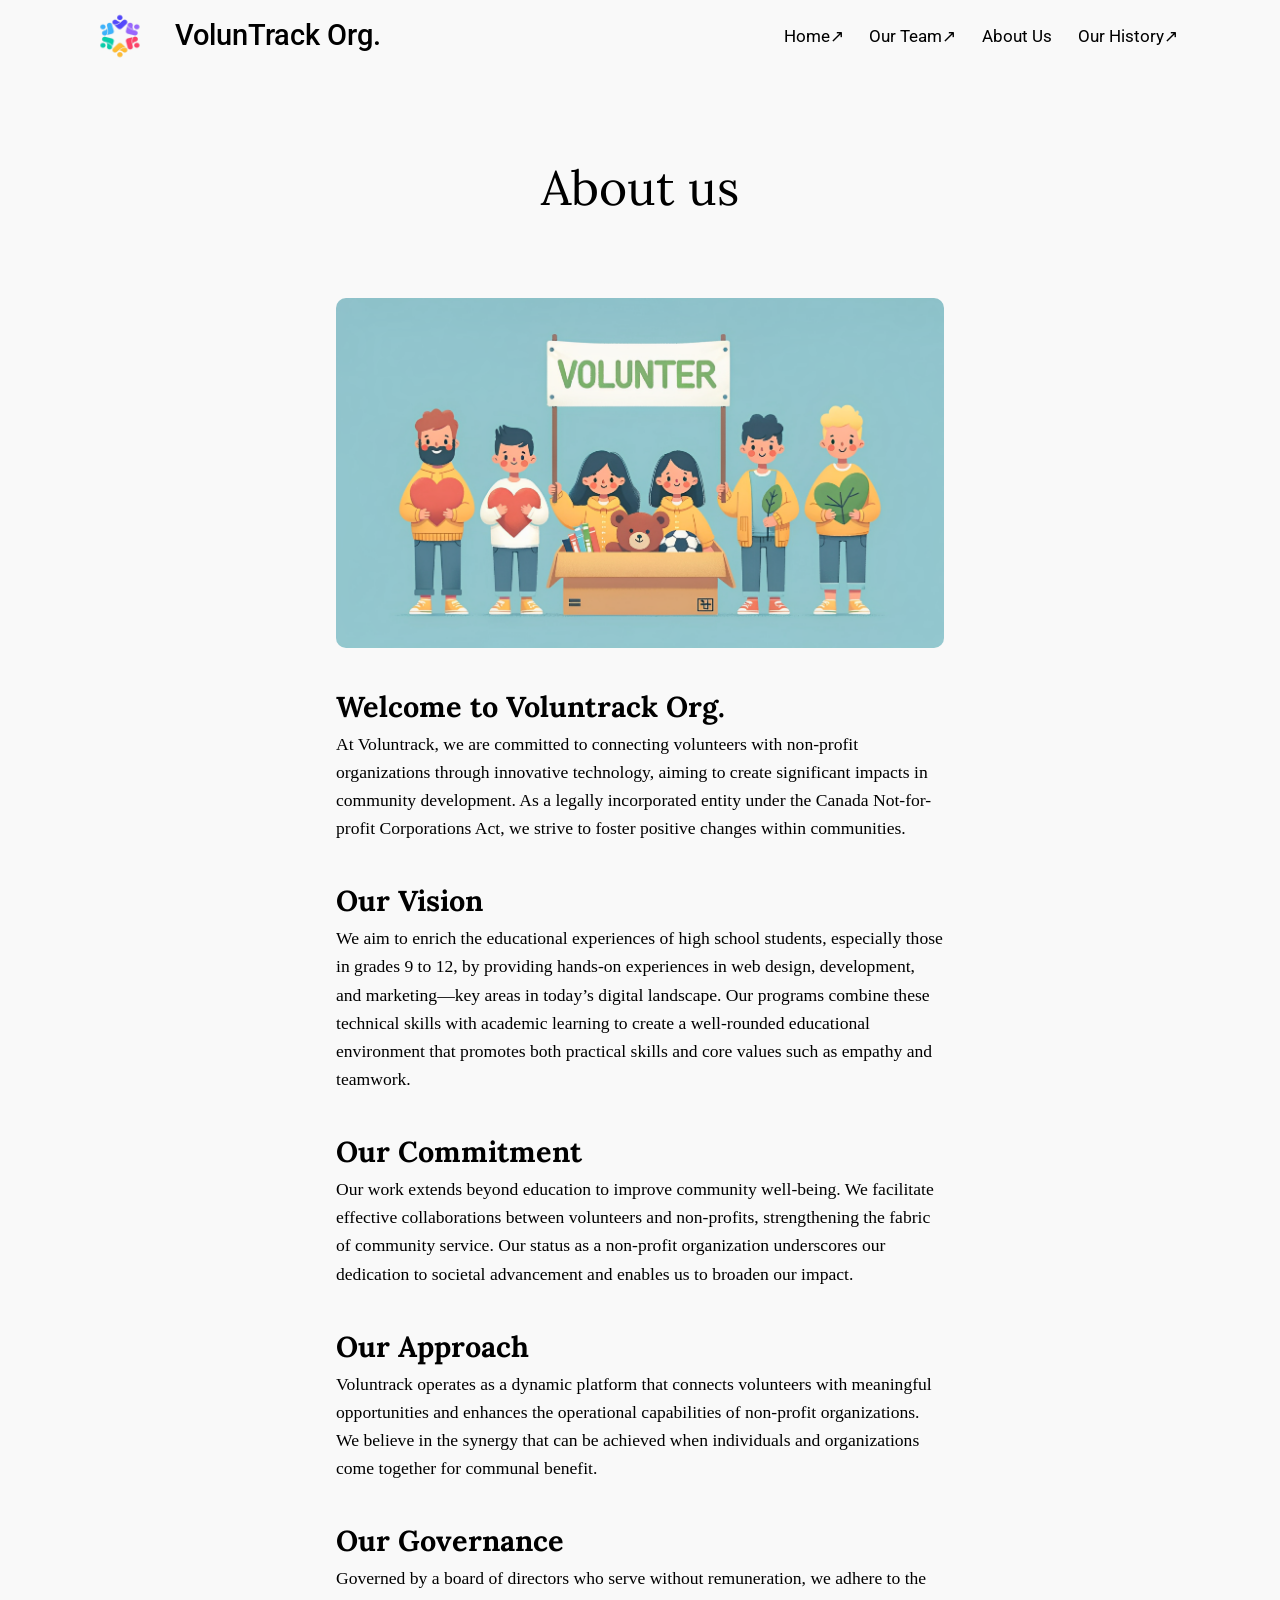
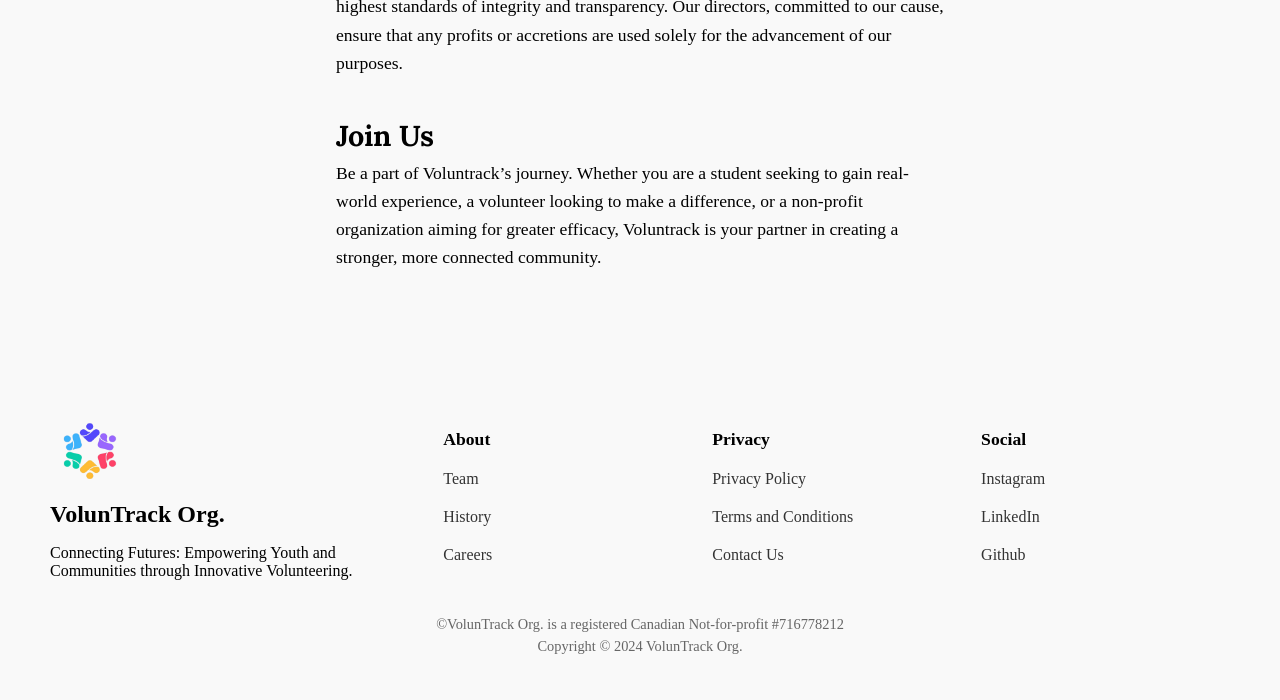
<file: public/About us.html>
<!DOCTYPE html>
<html lang="EN">
<head>
    <meta charset="UTF-8">
    <meta name="viewport" content="width=device-width, initial-scale=1.0">
    <title>About Us - VolunTracks Org.</title>
    <!-- Link to the external CSS stylesheet -->
    <link rel="stylesheet" href="./about_us_styles.css">
    <link rel="preconnect" href="https://fonts.googleapis.com">
    <link rel="preconnect" href="https://fonts.gstatic.com" crossorigin>
    <link href="https://fonts.googleapis.com/css2?family=Roboto:ital,wght@0,100;0,300;0,400;0,500;0,700;0,900;1,100;1,300;1,400;1,500;1,700;1,900&display=swap" rel="stylesheet">
    <!-- The link to the h2 font family-->
    <link href="https://fonts.googleapis.com/css2?family=Lora:ital,wght@0,400..700;1,400..700&display=swap" rel="stylesheet">
    <!--This is the link to the h3 font family-->
    <link href="https://fonts.googleapis.com/css2?family=Lora:ital,wght@0,400..700;1,400..700&family=Raleway:ital,wght@0,100..900;1,100..900&display=swap" rel="stylesheet">
    <!-- link to second paragraph title font family-->
    <link href="https://fonts.googleapis.com/css2?family=Lora:ital,wght@0,400..700;1,400..700&family=Raleway:ital,wght@0,100..900;1,100..900&family=Vesper+Libre:wght@400;500;700;900&display=swap" rel="stylesheet">
    <!--link to second paragraph text font family -->
    <link href="https://fonts.googleapis.com/css2?family=Roboto:ital,wght@0,100;0,300;0,400;0,500;0,700;0,900;1,100;1,300;1,400;1,500;1,700&display=swap" rel="stylesheet">
    <!--link to second paragraph end-->
    <link href="https://fonts.googleapis.com/css2?family=Heebo:wght@100..900&family=Playwrite+AU+QLD:wght@100..400&family=Roboto:ital,wght@0,100;0,300;0,400;0,500;0,700;0,900;1,100;1,300;1,400;1,500;1,700&display=swap" rel="stylesheet">
    <!--link to the third part "Get in Touth"-->
    <link href="https://fonts.googleapis.com/css2?family=Heebo:wght@100..900&family=Playfair+Display:ital,wght@0,400..900;1,400..900&family=Playwrite+AU+QLD:wght@100..400&family=Roboto:ital,wght@0,100;0,300;0,400;0,500;0,700;0,900;1,100;1,300;1,400;1,500;1,700;1,900&display=swap" rel="stylesheet">
    <!--link to the information-->
    <link href="https://fonts.googleapis.com/css2?family=Heebo:wght@100..900&family=Open+Sans:ital,wght@0,300..800;1,300..800&family=Playfair+Display:ital,wght@0,400..900;1,400..900&family=Playwrite+AU+QLD:wght@100..400&family=Roboto:ital,wght@0,100;0,300;0,400;0,500;0,700;0,900;1,100;1,300;1,400;1,500;1,700;1,900&display=swap" rel="stylesheet">
</head>
<body>
    <!-- Header Section -->
    <div>
        <!-- Add voluntrack logo at top-left corner of the website-->
        <img id="logo" src="./Images/voluntrack image.png " alt="This is voluntracks' logo">
        <h1 id="title" draggable="true">VolunTrack Org.</h1>
        <!-- Add 3 links to the top-right corner connect to other webpages-->     
        <a class="link" id="ourhistory" href="Our history.html">Our History↗</a>
        <a class="link" href="About us.html">About Us</a>
        <a class="link" href="our_team.html">Our Team↗</a>
        <a class="link" href="index.html">Home↗</a>
    </div>

    <!-- Main Content -->
    <div class="container">
        <div class="main-content">
            <h2 id="header">About us</h2>
            <img id="image" src="./Images/about_us_image.png" alt="About us image">
    
            <!-- New Description Container -->
            <div class="description-container">
                <div class="description-item">
                    <h2 class="bold-text">Welcome to Voluntrack Org.</h2>
                    <p>
                        At Voluntrack, we are committed to connecting volunteers with non-profit organizations through innovative technology, aiming to create significant impacts in community development. As a legally incorporated entity under the Canada Not-for-profit Corporations Act, we strive to foster positive changes within communities.
                    </p>
                </div>
                <div class="description-item">
                    <h2 class="bold-text">Our Vision</h2>
                    <p>
                        We aim to enrich the educational experiences of high school students, especially those in grades 9 to 12, by providing hands-on experiences in web design, development, and marketing—key areas in today’s digital landscape. Our programs combine these technical skills with academic learning to create a well-rounded educational environment that promotes both practical skills and core values such as empathy and teamwork.
                    </p>
                </div>
                <div class="description-item">
                    <h2 class="bold-text">Our Commitment</h2>
                    <p>
                        Our work extends beyond education to improve community well-being. We facilitate effective collaborations between volunteers and non-profits, strengthening the fabric of community service. Our status as a non-profit organization underscores our dedication to societal advancement and enables us to broaden our impact.
                    </p>
                </div>
                <div class="description-item">
                    <h2 class="bold-text">Our Approach</h2>
                    <p>
                        Voluntrack operates as a dynamic platform that connects volunteers with meaningful opportunities and enhances the operational capabilities of non-profit organizations. We believe in the synergy that can be achieved when individuals and organizations come together for communal benefit.
                    </p>
                </div>
                <div class="description-item">
                    <h2 class="bold-text">Our Governance</h2>
                    <p>
                        Governed by a board of directors who serve without remuneration, we adhere to the highest standards of integrity and transparency. Our directors, committed to our cause, ensure that any profits or accretions are used solely for the advancement of our purposes.
                    </p>
                </div>
                <div class="description-item">
                    <h2 class="bold-text">Join Us</h2>
                    <p>
                        Be a part of Voluntrack’s journey. Whether you are a student seeking to gain real-world experience, a volunteer looking to make a difference, or a non-profit organization aiming for greater efficacy, Voluntrack is your partner in creating a stronger, more connected community.
                    </p>
                </div>
            </div>
        </div>
    </div>     
</body>

<footer id="footer">
    <div class="footer-container">
        <div class="footer-column">
            <img src="./Images/voluntrack image.png" alt="Voluntrack Logo" id="footer-logo">
            <h1 id="footer-title" draggable="true">VolunTrack Org.</h1>
            <p>
                Connecting Futures: Empowering Youth and Communities through Innovative Volunteering.
            </p>
        </div>
        <div class="footer-column">
            <h3>About</h3>
            <ul>
                <li><a href="About us.html">Team</a></li>
                <li><a href="Our history.html">History</a></li>
                <li><a href="Our history.html">Careers</a></li>
            </ul>
        </div>
        <div class="footer-column">
            <h3>Privacy</h3>
            <ul>
                <li><a href="https://www.privacypolicies.com/live/5041e2f7-894a-4717-be5e-3c7912c9d110">Privacy Policy</a></li>
                <li><a href="https://www.privacypolicies.com/live/5041e2f7-894a-4717-be5e-3c7912c9d110">Terms and Conditions</a></li>
                <li><a href="Terms of Service.html">Contact Us</a></li>
            </ul>
        </div>
        <div class="footer-column">
            <h3>Social</h3>
            <ul>
                <li><a href="https://www.instagram.com/voluntrack/">Instagram</a></li>
                <li><a href="https://www.linkedin.com/company/voluntrackm">LinkedIn</a></li>
                <li><a href="https://github.com/VolunTrack">Github</a></li>
            </ul>
        </div>
    </div>
    <div class="footer-text">
        <p>©VolunTrack Org. is a registered Canadian Not-for-profit #716778212</p>
        <p>Copyright © 2024 VolunTrack Org.</p>
    </div>
</footer>
</html>
</file>
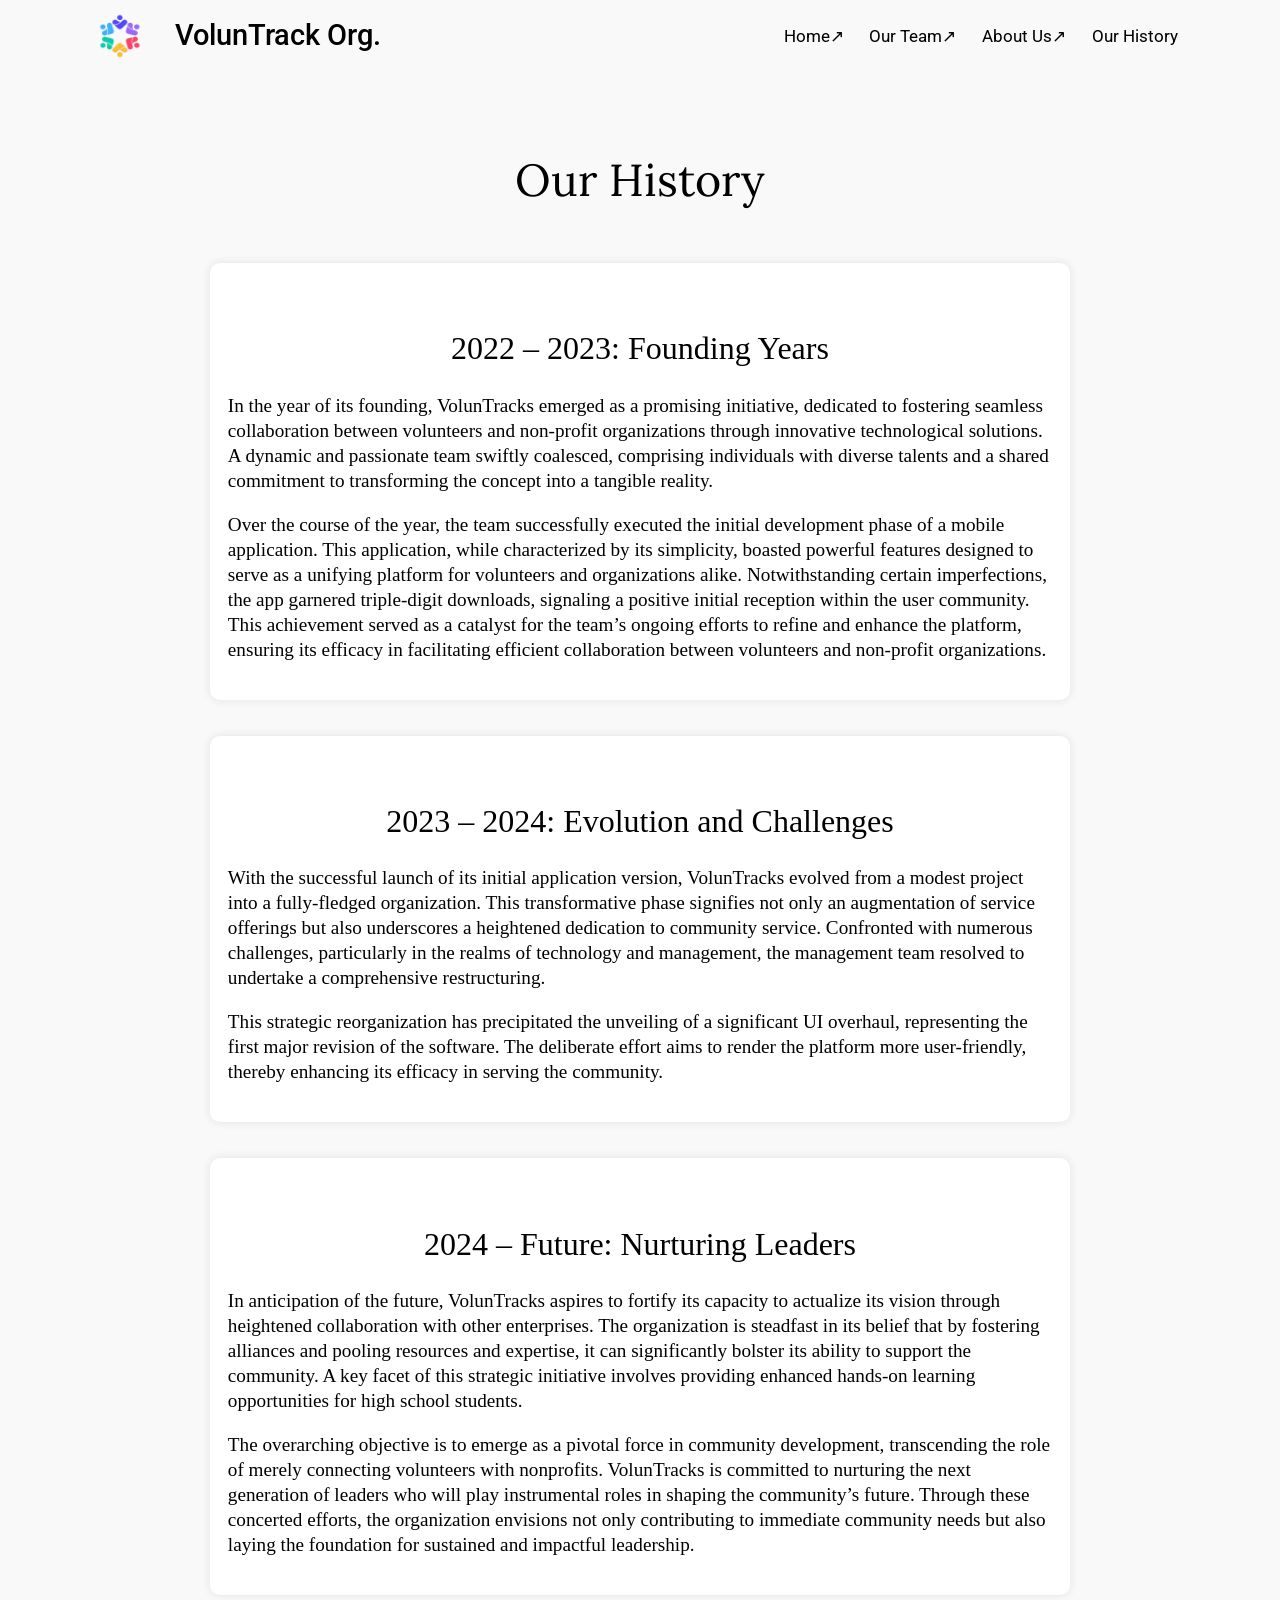
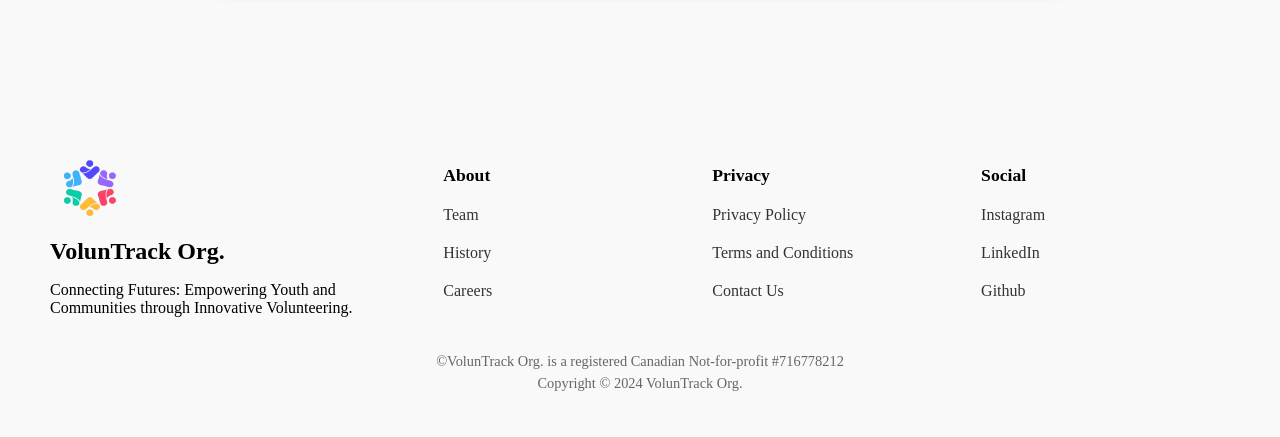
<file: public/Our history.html>
<!DOCTYPE html>
<html lang="en">
    <head>
        <meta charset="UTF-8">
        <meta name="viewport" content="width=device-width, initial-scale=1.0">
        <title>Our History - VolunTracks Org.</title>
        <!-- Link to the external CSS stylesheet -->
        <link rel="stylesheet" href="./history_styles.css">
        <link rel="preconnect" href="https://fonts.googleapis.com">
        <link rel="preconnect" href="https://fonts.gstatic.com" crossorigin>
        <link href="https://fonts.googleapis.com/css2?family=Roboto:ital,wght@0,100;0,300;0,400;0,500;0,700;0,900;1,100;1,300;1,400;1,500;1,700;1,900&display=swap" rel="stylesheet">
        <!-- The link to the h2 font family-->
        <link href="https://fonts.googleapis.com/css2?family=Lora:ital,wght@0,400..700;1,400..700&display=swap" rel="stylesheet">
        <!--This is the link to the h3 font family-->
        <link href="https://fonts.googleapis.com/css2?family=Lora:ital,wght@0,400..700;1,400..700&family=Raleway:ital,wght@0,100..900;1,100..900&display=swap" rel="stylesheet">
        <!-- link to second paragraph title font family-->
        <link href="https://fonts.googleapis.com/css2?family=Lora:ital,wght@0,400..700;1,400..700&family=Raleway:ital,wght@0,100..900;1,100..900&family=Vesper+Libre:wght@400;500;700;900&display=swap" rel="stylesheet">
        <!--link to second paragraph text font family -->
        <link href="https://fonts.googleapis.com/css2?family=Roboto:ital,wght@0,100;0,300;0,400;0,500;0,700;0,900;1,100;1,300;1,400;1,500;1,700&display=swap" rel="stylesheet">
        <!--link to second paragraph end-->
        <link href="https://fonts.googleapis.com/css2?family=Heebo:wght@100..900&family=Playwrite+AU+QLD:wght@100..400&family=Roboto:ital,wght@0,100;0,300;0,400;0,500;0,700;0,900;1,100;1,300;1,400;1,500;1,700&display=swap" rel="stylesheet">
        <!--link to the third part "Get in Touth"-->
        <link href="https://fonts.googleapis.com/css2?family=Heebo:wght@100..900&family=Playfair+Display:ital,wght@0,400..900;1,400..900&family=Playwrite+AU+QLD:wght@100..400&family=Roboto:ital,wght@0,100;0,300;0,400;0,500;0,700;0,900;1,100;1,300;1,400;1,500;1,700;1,900&display=swap" rel="stylesheet">
        <!--link to the information-->
        <link href="https://fonts.googleapis.com/css2?family=Heebo:wght@100..900&family=Open+Sans:ital,wght@0,300..800;1,300..800&family=Playfair+Display:ital,wght@0,400..900;1,400..900&family=Playwrite+AU+QLD:wght@100..400&family=Roboto:ital,wght@0,100;0,300;0,400;0,500;0,700;0,900;1,100;1,300;1,400;1,500;1,700;1,900&display=swap" rel="stylesheet">
    </head>
<body>
    <div>
        <!-- Add voluntrack logo at top-left corner of the website-->
        <img id="logo" src="./Images/voluntrack image.png " alt="This is voluntracks' logo">
        <h1 id="title" draggable="true">VolunTrack Org.</h1>
        <!-- Add 3 links to the top-right corner connect to other webpages-->     
        <a class="link" id="ourhistory" href="Our history.html">Our History</a>
        <a class="link" href="About us.html">About Us↗</a>
        <a class="link" href="our_team.html">Our Team↗</a>
        <a class="link" href="index.html">Home↗</a>
    </div>
    <div id="body">
        
        <h2>Our History</h2>
        <section class="main-body">
            <h2>2022 – 2023: Founding Years</h2>
            <p>
                In the year of its founding, VolunTracks emerged as a promising initiative, dedicated to fostering seamless collaboration between volunteers and non-profit organizations through innovative technological solutions. A dynamic and passionate team swiftly coalesced, comprising individuals with diverse talents and a shared commitment to transforming the concept into a tangible reality.
            </p>
            <p>
                Over the course of the year, the team successfully executed the initial development phase of a mobile application. This application, while characterized by its simplicity, boasted powerful features designed to serve as a unifying platform for volunteers and organizations alike. Notwithstanding certain imperfections, the app garnered triple-digit downloads, signaling a positive initial reception within the user community. This achievement served as a catalyst for the team’s ongoing efforts to refine and enhance the platform, ensuring its efficacy in facilitating efficient collaboration between volunteers and non-profit organizations.
            </p>
        </section>
        <section class="main-body">
            <h2>2023 – 2024: Evolution and Challenges</h2>
            <p>
                With the successful launch of its initial application version, VolunTracks evolved from a modest project into a fully-fledged organization. This transformative phase signifies not only an augmentation of service offerings but also underscores a heightened dedication to community service. Confronted with numerous challenges, particularly in the realms of technology and management, the management team resolved to undertake a comprehensive restructuring.
            </p>
            <p>
                This strategic reorganization has precipitated the unveiling of a significant UI overhaul, representing the first major revision of the software. The deliberate effort aims to render the platform more user-friendly, thereby enhancing its efficacy in serving the community.
            </p>
        </section>
        <section class="main-body">
            <h2>2024 – Future: Nurturing Leaders</h2>
            <p>
                In anticipation of the future, VolunTracks aspires to fortify its capacity to actualize its vision through heightened collaboration with other enterprises. The organization is steadfast in its belief that by fostering alliances and pooling resources and expertise, it can significantly bolster its ability to support the community. A key facet of this strategic initiative involves providing enhanced hands-on learning opportunities for high school students.
            </p>
            <p>
                The overarching objective is to emerge as a pivotal force in community development, transcending the role of merely connecting volunteers with nonprofits. VolunTracks is committed to nurturing the next generation of leaders who will play instrumental roles in shaping the community’s future. Through these concerted efforts, the organization envisions not only contributing to immediate community needs but also laying the foundation for sustained and impactful leadership.
            </p>
        </section>
    </div>
    
</body>

<footer id="footer">
    <div class="footer-container">
        <div class="footer-column">
            <img src="./Images/voluntrack image.png" alt="Voluntrack Logo" id="footer-logo">
            <h1 id="footer-title" draggable="true">VolunTrack Org.</h1>
            <p>
                Connecting Futures: Empowering Youth and Communities through Innovative Volunteering.
            </p>
        </div>
        <div class="footer-column">
            <h3>About</h3>
            <ul>
                <li><a href="About us.html">Team</a></li>
                <li><a href="Our history.html">History</a></li>
                <li><a href="Our history.html">Careers</a></li>
            </ul>
        </div>
        <div class="footer-column">
            <h3>Privacy</h3>
            <ul>
                <li><a href="https://www.privacypolicies.com/live/5041e2f7-894a-4717-be5e-3c7912c9d110">Privacy Policy</a></li>
                <li><a href="https://www.privacypolicies.com/live/5041e2f7-894a-4717-be5e-3c7912c9d110">Terms and Conditions</a></li>
                <li><a href="Terms of Service.html">Contact Us</a></li>
            </ul>
        </div>
        <div class="footer-column">
            <h3>Social</h3>
            <ul>
                <li><a href="https://www.instagram.com/voluntrack/">Instagram</a></li>
                <li><a href="https://www.linkedin.com/company/voluntrackm">LinkedIn</a></li>
                <li><a href="https://github.com/VolunTrack">Github</a></li>
            </ul>
        </div>
    </div>
    <div class="footer-text">
        <p>©VolunTrack Org. is a registered Canadian Not-for-profit #716778212</p>
        <p>Copyright © 2024 VolunTrack Org.</p>
    </div>
</footer>

</html>
</file>
<file: public/style.css>
/*
###########################################################################
以下是默认样式
Default styles
*/

html, body {
    height: 100%;
    width: 100%;
    margin: 0;
    padding: 0;
    background-color: #f9f9f9;
}
#logo {
    width: 60px;
    height: 60px;
    float: left;
    margin-left: 7%;
    margin-top: 0.5%;
}
#title {
    display: inline-block;
    margin-top: 1%;
    margin-left: 2%;
    background-color: var(--wp--preset--color--base);
    color: var(--wp--preset--color--contrast);
    font-family: var(--wp--preset--font-family--body);
    font-size: var(--wp--preset--font-size--medium);
    font-style: normal;
    font-weight: 400;
    line-height: 1.55;
    --wp--style--root--padding-top: 0px;
    --wp--style--root--padding-right: var(--wp--preset--spacing--50);
    --wp--style--root--padding-bottom: 0px;
    --wp--style--root--padding-left: var(--wp--preset--spacing--50);
    font-size: 29px;
    font-family: "Roboto", sans-serif;
    font-weight: 500;
    font-style: normal;
}

#footer-title {
    display: inline-block;
    margin-top: 1%;
    margin-bottom: 0;
    background-color: var(--wp--preset--color--base);
    color: var(--wp--preset--color--contrast);
    font-family: var(--wp--preset--font-family--body);
    font-size: var(--wp--preset--font-size--medium);
    font-style: normal;
    font-weight: 400;
    line-height: 1.55;
    --wp--style--root--padding-top: 0px;
    --wp--style--root--padding-right: var(--wp--preset--spacing--50);
    --wp--style--root--padding-bottom: 0px;
    --wp--style--root--padding-left: var(--wp--preset--spacing--50);
    font-size: 18px;
    font-family: "Roboto", sans-serif;
    font-weight: 500;
    font-style: normal;
}

#ourhistory {
    margin-right: 8%;
}
.link {
    margin-left: 2%;
    margin-top: 2%;
    color: black;
    text-decoration: none;
    font-family: "Roboto", sans-serif;
    font-weight: 405;
    font-style: normal;
    font-size: 17px;
    float: right;
}
h2 {
    font-family: "Lora", serif;
    font-optical-sizing: auto;
    font-weight: 400;
    font-style: normal;
    text-align: center;
    font-size: 2.3rem;
    margin-top: 8%;
}
h3 {
    text-align: center;
    font-family: "Raleway", sans-serif;
    font-optical-sizing: auto;
    font-weight: 400;
    font-style: normal;
}
#handsup {
    margin-left: 8%;
    width: 85%;
    height: 65%;
    padding-bottom: 10px;
}
#second {
    background-color: #cfcabe;
    margin-left: 0;
    margin-right: 0;
    margin-top:100px;
}
#second-content {
    display: grid;
    grid-template-columns: 1fr 1fr;
    align-items: stretch;
    /* justify-content: space-between; */
    width: 100%;
    height: auto;
    /* margin-left:9%; */
}
#second-paragraph {
    flex: 1;
    box-sizing: border-box;
    padding: 20px;
    font-style: italic;
}
#second-paragraph-title {
    font-family: "Vesper Libre", serif;
    font-weight: 400;
    font-size: 2.7rem;
    /* padding-top: 8%; */
    padding-bottom: 0;
    margin-bottom:0;
    margin-top: 18%;
    margin-left: 9%;
    margin-right: 9%;
}
#second-paragraph-text {
    font-family: "Roboto", sans-serif;
    font-weight: 300;
    line-height: 1.55;
    font-size: 18px;
    margin-left: 9%;
    margin-right: 9%;
}
#second-paragraph-end {
    font-family: "Roboto", sans-serif;
    font-weight: 700;
    font-size: 2.5rem;
    margin-left: 9%;
    margin-right: 9%;
}
#second-paragraph-button {
    display: inline-block;
    background-color: #000; /* Black background */
    color: #fff; /* White text */
    padding: 10px 20px; /* Padding for the button */
    text-decoration: none; /* Remove underline from the link */
    font-family: "Roboto", sans-serif; /* Use the Roboto font family */
    font-size: 1rem; /* Font size */
    border-radius: 6px; /* Rounded corners */
    text-align: center;
    font-style: normal;
    margin-bottom: 10%;
    margin-left: 9%;
    margin-right: 9%;
}
#intro-image-container{
    display: flex;
    flex: 1;
    box-sizing: border-box;
    /* padding: 20px; */
    align-items: center;
    justify-content: center;
    /* height: auto; */
}
#Intro {
    /* height: 120%; */
    border-radius: 20px;;
    align-items: center;
    justify-content: center;
    max-width: 70%;
    height: auto;
    margin-top: 18%;
}
#third {
    display: flex;
    margin-left: 9%;
    margin-top: 6%;
}
#touth {
    font-family: "Playfair Display", serif;
    font-optical-sizing: auto;
    font-weight: 400;
    font-style: normal;
    font-size: 2rem;
    margin-bottom: 20px; /* Add some space below the title */
}
#thirdparagraph {
    font-size: 17px;
    font-family: "Open Sans", sans-serif;
    font-optical-sizing: auto;
    font-weight: 400;
    font-style: normal;
    line-height: 1.7;
    margin-top: 15%;
    margin-bottom: 30px;
}
#contact-info{
    margin-left:500px;
    height: 250px;
}
#inslogo img{
    height:8%;
    margin-right: 10px;
}
#inlogo img{
    height:8%;
}
#inlogo {
    margin-left:4.5%;
    margin-right: 10px;
}
#githublogo img{
    height:8%;
}
#githublogo {
    margin-left:5%;
}
#footer {
    padding: 20px 0;
    text-align: center;
}

.footer-container {
    display: flex;
    justify-content: space-between;
    max-width: 1200px;
    margin: 0 auto;
    padding: 0 20px;
}

.footer-column {
    flex: 1;
    padding: 0 10px;
    text-align: left; /* Aligns content to the left within each column */
}

.footer-column:first-child {
    flex: 1.5; /* Makes the first column twice as wide as the others */
}

.footer-column h3 {
    font-size: 1.1rem;
    font-weight: bold;
    margin-bottom: 20px;
    text-align: left; /* Ensures that the heading text aligns to the left */
}

.footer-column ul {
    list-style: none;
    padding: 0;
    margin: 0;
}

.footer-column ul li {
    margin-bottom: 20px;
}

.footer-column ul li a {
    text-decoration: none;
    color: #333;
}

.footer-column ul li a:hover {
    text-decoration: underline;
}

#footer-logo {
    max-width: 80px;
    height: auto; /* Ensures the height scales proportionally */
    display: block;
    margin: 0; /* Removes centering */
}

#footer-title {
    font-size: 1.5rem;
    margin-top: 10px;
}

.footer-text {
    margin-top: 20px;
    padding-bottom: 20px;
    text-align: center;
}

.footer-text p {
    margin: 5px 0;
    font-size: 0.9rem;
    color: #666;
}

/*
###########################################################################
以下是响应式样式
针对于小于600px的屏幕
Responsive styles
For screens smaller than 600px
*/
@media only screen and (max-width: 675px) {
    #title {
        margin-left: -9999px;
    }
    .link {
        margin-left: 2%;
        margin-top: 2%;
        color: black;
        text-decoration: none;
        font-family: "Roboto", sans-serif;
        font-weight: 405;
        font-style: normal;
        font-size: 17px;
        float: right;
    }
    #second-content {
        display: flex;
        flex-direction: column;
        align-items: center;
        justify-content: center;
        margin-left: auto;
    }
    #second-paragraph {
        flex: 1;
        box-sizing: border-box;
        padding: 20px;
        font-style: italic;
    }
    #second-paragraph-title {
        font-family: "Vesper Libre", serif;
        font-weight: 400;
        font-size: 2.7rem;
        /* padding-top: 8%; */
        padding-bottom: 0;
        margin-bottom:0;
        margin-top: 18%;
        margin-left: 9%;
        margin-right: 9%;
    }
    #second-paragraph-text {
        font-family: "Roboto", sans-serif;
        font-weight: 300;
        line-height: 1.55;
        font-size: 18px;
        margin-left: 9%;
        margin-right: 9%;
    }
    #second-paragraph-end {
        font-family: "Roboto", sans-serif;
        font-weight: 700;
        font-size: 2.5rem;
        margin-left: 9%;
        margin-right: 9%;
    }
    #second-paragraph-button {
        display: inline-block;
        background-color: #000; /* Black background */
        color: #fff; /* White text */
        padding: 10px 20px; /* Padding for the button */
        text-decoration: none; /* Remove underline from the link */
        font-family: "Roboto", sans-serif; /* Use the Roboto font family */
        font-size: 1rem; /* Font size */
        border-radius: 6px; /* Rounded corners */
        text-align: center;
        font-style: normal;
        margin-bottom: 10%;
        margin-left: 9%;
        margin-right: 9%;
    }
    #intro-image-container{
        padding-left: 0px;
        display: flex;
        align-items: center;
        justify-content: center;
    }
    #Intro {
        width: 70%;
        border-radius: 20px;
        margin: 0px;
        /* margin-top: 9%; */
        margin-bottom: 9%;
        margin-bottom: 80px;
    }
    #contact-info{
        margin-left:auto;
    }
}

/*
###########################################################################
以下是响应式样式
针对于大于600px小于768px的屏幕
Responsive styles
For screens between 601px and 950px
*/
@media only screen and (min-width: 676px) and (max-width: 950px) {
    #second-content {
        display: flex;
        flex-direction: column;
        align-items: center;
        justify-content: center;
        margin-left: auto;
    }
    #second-paragraph {
        flex: 1;
        box-sizing: border-box;
        padding: 9%;
        font-style: italic;
    }
    #second-paragraph-title {
        font-family: "Vesper Libre", serif;
        font-weight: 400;
        font-size: 2.7rem;
        /* padding-top: 8%; */
        padding-bottom: 0;
        margin-bottom:0;
        margin-top: 18%;
        margin-left: 9%;
        margin-right: 9%;
    }
    #second-paragraph-text {
        font-family: "Roboto", sans-serif;
        font-weight: 300;
        line-height: 1.55;
        font-size: 18px;
        margin-left: 9%;
        margin-right: 9%;
    }
    #second-paragraph-end {
        font-family: "Roboto", sans-serif;
        font-weight: 700;
        font-size: 2.5rem;
        margin-left: 9%;
        margin-right: 9%;
    }
    #second-paragraph-button {
        display: inline-block;
        background-color: #000; /* Black background */
        color: #fff; /* White text */
        padding: 10px 20px; /* Padding for the button */
        text-decoration: none; /* Remove underline from the link */
        font-family: "Roboto", sans-serif; /* Use the Roboto font family */
        font-size: 1rem; /* Font size */
        border-radius: 6px; /* Rounded corners */
        text-align: center;
        font-style: normal;
        margin-bottom: 10%;
        margin-left: 9%;
        margin-right: 9%;
    }
    #intro-image-container{
        padding-left: 0px;
        display: flex;
        align-items: center;
        justify-content: center;
    }
    #Intro {
        width: 70%;
        border-radius: 20px;
        margin: 0px;
        /* margin-top: 9%; */
        margin-bottom: 9%;
        margin-bottom: 80px;
    }
    #contact-info{
        margin-left:auto;
    }
}
</file>
<file: about_us_styles.css>
html, body {
    height: 100%;
    width: 100%;
    margin: 0;
    padding: 0;
    background-color: #f9f9f9;
}


#logo {
    width: 60px;
    height: 60px;
    float: left;
    margin-left: 7%;
    margin-top: 0.5%;
}

#title {
    display: inline-block;
    margin-top: 1%;
    margin-left: 2%;
    background-color: var(--wp--preset--color--base);
    color: var(--wp--preset--color--contrast);
    font-family: var(--wp--preset--font-family--body);
    font-size: var(--wp--preset--font-size--medium);
    font-style: normal;
    font-weight: 400;
    line-height: 1.55;
    --wp--style--root--padding-top: 0px;
    --wp--style--root--padding-right: var(--wp--preset--spacing--50);
    --wp--style--root--padding-bottom: 0px;
    --wp--style--root--padding-left: var(--wp--preset--spacing--50);
    font-size: 29px;
    font-family: "Roboto", sans-serif;
    font-weight: 500;
    font-style: normal;
}

#ourhistory {
    margin-right: 8%;
}

.link {
    margin-left: 2%;
    margin-top: 2%;
    color: black;
    text-decoration: none;
    font-family: "Roboto", sans-serif;
    font-weight: 405;
    font-style: normal;
    font-size: 17px;
    float: right;
}

.container {
    max-width: 800px;
    margin: 20px auto;
    padding: 20px;
}

h2 {
    font-family: "Lora", serif;
    font-optical-sizing: auto;
    font-weight: 400;
    font-style: normal;
    text-align: center;
    font-size: 2.3rem;
    margin-top: 8%;
}

.main-content {
    padding: 20px;
    margin-bottom: 20px;
}

#image {
    display: block;
    margin: 0 auto;
    width: 80%;
    max-width: 700px;
    border-radius: 10px;
}

#header {
    font-family: 'Lora', serif;
    font-size: 3.0rem;
    margin: 20px 0;
    margin-bottom: 80px;
}

.main-content h2 {
    font-family: 'Lora', serif;
    font-size: 1.8rem;
    margin-top: 20px;
}

.main-content p {
    font-size: 1rem;
    line-height: 1.6;
    margin: 10px 0;
}

.description-container {
    padding: 20px;
    width: 80%;
    max-width: 700px;
    margin: 0 auto;
}

.description-item {
    display: flex;
    flex-direction: column;
    margin-bottom: 20px;
}

.bold-text {
    font-weight: bold;
    text-align: left; /* Aligns the headings to the left */
    font-family: "Lora", serif; /* Ensures consistency in font-family */
    font-size: 1rem; /* Matches the font-size of the description text */
    margin: 0; /* Remove any default margins */
}

.description-container h2 {
    margin-bottom: 5px; /* Small margin below the heading */
}

.description-container p {
    font-size: 1.1rem; 
    line-height: 1.6;
    margin: 0; /* Remove margins to ensure no extra space around paragraphs */
    text-align: left; /* Aligns the paragraphs to the left */
}


#footer {
    padding: 20px 0;
    text-align: center;
}

.footer-container {
    display: flex;
    justify-content: space-between;
    max-width: 1200px;
    margin: 0 auto;
    padding: 0 20px;
}

.footer-column {
    flex: 1;
    padding: 0 10px;
    text-align: left; /* Aligns content to the left within each column */
}

.footer-column:first-child {
    flex: 1.5; /* Makes the first column twice as wide as the others */
}

.footer-column h3 {
    font-size: 1.1rem;
    font-weight: bold;
    margin-bottom: 20px;
    text-align: left; /* Ensures that the heading text aligns to the left */
}

.footer-column ul {
    list-style: none;
    padding: 0;
    margin: 0;
}

.footer-column ul li {
    margin-bottom: 20px;
}

.footer-column ul li a {
    text-decoration: none;
    color: #333;
}

.footer-column ul li a:hover {
    text-decoration: underline;
}

#footer-logo {
    max-width: 80px;
    height: auto; /* Ensures the height scales proportionally */
    display: block;
    margin: 0; /* Removes centering */
}

#footer-title {
    font-size: 1.5rem;
    margin-top: 10px;
}

.footer-text {
    margin-top: 20px;
    padding-bottom: 20px;
    text-align: center;
}

.footer-text p {
    margin: 5px 0;
    font-size: 0.9rem;
    color: #666;
}
</file>
<file: style.css>
/*
###########################################################################
以下是默认样式
Default styles
*/

html, body {
    height: 100%;
    width: 100%;
    margin: 0;
    padding: 0;
    background-color: #f9f9f9;
}
#logo {
    width: 60px;
    height: 60px;
    float: left;
    margin-left: 7%;
    margin-top: 0.5%;
}
#title {
    display: inline-block;
    margin-top: 1%;
    margin-left: 2%;
    background-color: var(--wp--preset--color--base);
    color: var(--wp--preset--color--contrast);
    font-family: var(--wp--preset--font-family--body);
    font-size: var(--wp--preset--font-size--medium);
    font-style: normal;
    font-weight: 400;
    line-height: 1.55;
    --wp--style--root--padding-top: 0px;
    --wp--style--root--padding-right: var(--wp--preset--spacing--50);
    --wp--style--root--padding-bottom: 0px;
    --wp--style--root--padding-left: var(--wp--preset--spacing--50);
    font-size: 29px;
    font-family: "Roboto", sans-serif;
    font-weight: 500;
    font-style: normal;
}

#footer-title {
    display: inline-block;
    margin-top: 1%;
    margin-bottom: 0;
    background-color: var(--wp--preset--color--base);
    color: var(--wp--preset--color--contrast);
    font-family: var(--wp--preset--font-family--body);
    font-size: var(--wp--preset--font-size--medium);
    font-style: normal;
    font-weight: 400;
    line-height: 1.55;
    --wp--style--root--padding-top: 0px;
    --wp--style--root--padding-right: var(--wp--preset--spacing--50);
    --wp--style--root--padding-bottom: 0px;
    --wp--style--root--padding-left: var(--wp--preset--spacing--50);
    font-size: 18px;
    font-family: "Roboto", sans-serif;
    font-weight: 500;
    font-style: normal;
}

#ourhistory {
    margin-right: 8%;
}
.link {
    margin-left: 2%;
    margin-top: 2%;
    color: black;
    text-decoration: none;
    font-family: "Roboto", sans-serif;
    font-weight: 405;
    font-style: normal;
    font-size: 17px;
    float: right;
}
h2 {
    font-family: "Lora", serif;
    font-optical-sizing: auto;
    font-weight: 400;
    font-style: normal;
    text-align: center;
    font-size: 2.3rem;
    margin-top: 8%;
}
h3 {
    text-align: center;
    font-family: "Raleway", sans-serif;
    font-optical-sizing: auto;
    font-weight: 400;
    font-style: normal;
}
#handsup {
    margin-left: 8%;
    width: 85%;
    height: 65%;
    padding-bottom: 10px;
}
#second {
    background-color: #cfcabe;
    margin-left: 0;
    margin-right: 0;
    margin-top:100px;
}
#second-content {
    display: grid;
    grid-template-columns: 1fr 1fr;
    align-items: stretch;
    /* justify-content: space-between; */
    width: 100%;
    height: auto;
    /* margin-left:9%; */
}
#second-paragraph {
    flex: 1;
    box-sizing: border-box;
    padding: 20px;
    font-style: italic;
}
#second-paragraph-title {
    font-family: "Vesper Libre", serif;
    font-weight: 400;
    font-size: 2.7rem;
    /* padding-top: 8%; */
    padding-bottom: 0;
    margin-bottom:0;
    margin-top: 18%;
    margin-left: 9%;
    margin-right: 9%;
}
#second-paragraph-text {
    font-family: "Roboto", sans-serif;
    font-weight: 300;
    line-height: 1.55;
    font-size: 18px;
    margin-left: 9%;
    margin-right: 9%;
}
#second-paragraph-end {
    font-family: "Roboto", sans-serif;
    font-weight: 700;
    font-size: 2.5rem;
    margin-left: 9%;
    margin-right: 9%;
}
#second-paragraph-button {
    display: inline-block;
    background-color: #000; /* Black background */
    color: #fff; /* White text */
    padding: 10px 20px; /* Padding for the button */
    text-decoration: none; /* Remove underline from the link */
    font-family: "Roboto", sans-serif; /* Use the Roboto font family */
    font-size: 1rem; /* Font size */
    border-radius: 6px; /* Rounded corners */
    text-align: center;
    font-style: normal;
    margin-bottom: 10%;
    margin-left: 9%;
    margin-right: 9%;
}
#intro-image-container{
    display: flex;
    flex: 1;
    box-sizing: border-box;
    /* padding: 20px; */
    align-items: center;
    justify-content: center;
    /* height: auto; */
}
#Intro {
    /* height: 120%; */
    border-radius: 20px;;
    align-items: center;
    justify-content: center;
    max-width: 70%;
    height: auto;
    margin-top: 18%;
}
#third {
    display: flex;
    margin-left: 9%;
    margin-top: 6%;
}
#touth {
    font-family: "Playfair Display", serif;
    font-optical-sizing: auto;
    font-weight: 400;
    font-style: normal;
    font-size: 2rem;
    margin-bottom: 20px; /* Add some space below the title */
}
#thirdparagraph {
    font-size: 17px;
    font-family: "Open Sans", sans-serif;
    font-optical-sizing: auto;
    font-weight: 400;
    font-style: normal;
    line-height: 1.7;
    margin-top: 15%;
    margin-bottom: 30px;
}
#contact-info{
    margin-left:500px;
    height: 250px;
}
#inslogo img{
    height:8%;
    margin-right: 10px;
}
#inlogo img{
    height:8%;
}
#inlogo {
    margin-left:4.5%;
    margin-right: 10px;
}
#githublogo img{
    height:8%;
}
#githublogo {
    margin-left:5%;
}
#footer {
    padding: 20px 0;
    text-align: center;
}

.footer-container {
    display: flex;
    justify-content: space-between;
    max-width: 1200px;
    margin: 0 auto;
    padding: 0 20px;
}

.footer-column {
    flex: 1;
    padding: 0 10px;
    text-align: left; /* Aligns content to the left within each column */
}

.footer-column:first-child {
    flex: 1.5; /* Makes the first column twice as wide as the others */
}

.footer-column h3 {
    font-size: 1.1rem;
    font-weight: bold;
    margin-bottom: 20px;
    text-align: left; /* Ensures that the heading text aligns to the left */
}

.footer-column ul {
    list-style: none;
    padding: 0;
    margin: 0;
}

.footer-column ul li {
    margin-bottom: 20px;
}

.footer-column ul li a {
    text-decoration: none;
    color: #333;
}

.footer-column ul li a:hover {
    text-decoration: underline;
}

#footer-logo {
    max-width: 80px;
    height: auto; /* Ensures the height scales proportionally */
    display: block;
    margin: 0; /* Removes centering */
}

#footer-title {
    font-size: 1.5rem;
    margin-top: 10px;
}

.footer-text {
    margin-top: 20px;
    padding-bottom: 20px;
    text-align: center;
}

.footer-text p {
    margin: 5px 0;
    font-size: 0.9rem;
    color: #666;
}

/*
###########################################################################
以下是响应式样式
针对于小于600px的屏幕
Responsive styles
For screens smaller than 600px
*/
@media only screen and (max-width: 675px) {
    #title {
        margin-left: -9999px;
    }
    .link {
        margin-left: 2%;
        margin-top: 2%;
        color: black;
        text-decoration: none;
        font-family: "Roboto", sans-serif;
        font-weight: 405;
        font-style: normal;
        font-size: 17px;
        float: right;
    }
    #second-content {
        display: flex;
        flex-direction: column;
        align-items: center;
        justify-content: center;
        margin-left: auto;
    }
    #second-paragraph {
        flex: 1;
        box-sizing: border-box;
        padding: 20px;
        font-style: italic;
    }
    #second-paragraph-title {
        font-family: "Vesper Libre", serif;
        font-weight: 400;
        font-size: 2.7rem;
        /* padding-top: 8%; */
        padding-bottom: 0;
        margin-bottom:0;
        margin-top: 18%;
        margin-left: 9%;
        margin-right: 9%;
    }
    #second-paragraph-text {
        font-family: "Roboto", sans-serif;
        font-weight: 300;
        line-height: 1.55;
        font-size: 18px;
        margin-left: 9%;
        margin-right: 9%;
    }
    #second-paragraph-end {
        font-family: "Roboto", sans-serif;
        font-weight: 700;
        font-size: 2.5rem;
        margin-left: 9%;
        margin-right: 9%;
    }
    #second-paragraph-button {
        display: inline-block;
        background-color: #000; /* Black background */
        color: #fff; /* White text */
        padding: 10px 20px; /* Padding for the button */
        text-decoration: none; /* Remove underline from the link */
        font-family: "Roboto", sans-serif; /* Use the Roboto font family */
        font-size: 1rem; /* Font size */
        border-radius: 6px; /* Rounded corners */
        text-align: center;
        font-style: normal;
        margin-bottom: 10%;
        margin-left: 9%;
        margin-right: 9%;
    }
    #intro-image-container{
        padding-left: 0px;
        display: flex;
        align-items: center;
        justify-content: center;
    }
    #Intro {
        width: 70%;
        border-radius: 20px;
        margin: 0px;
        /* margin-top: 9%; */
        margin-bottom: 9%;
        margin-bottom: 80px;
    }
    #contact-info{
        margin-left:auto;
    }
}

/*
###########################################################################
以下是响应式样式
针对于大于600px小于768px的屏幕
Responsive styles
For screens between 601px and 950px
*/
@media only screen and (min-width: 676px) and (max-width: 950px) {
    #second-content {
        display: flex;
        flex-direction: column;
        align-items: center;
        justify-content: center;
        margin-left: auto;
    }
    #second-paragraph {
        flex: 1;
        box-sizing: border-box;
        padding: 9%;
        font-style: italic;
    }
    #second-paragraph-title {
        font-family: "Vesper Libre", serif;
        font-weight: 400;
        font-size: 2.7rem;
        /* padding-top: 8%; */
        padding-bottom: 0;
        margin-bottom:0;
        margin-top: 18%;
        margin-left: 9%;
        margin-right: 9%;
    }
    #second-paragraph-text {
        font-family: "Roboto", sans-serif;
        font-weight: 300;
        line-height: 1.55;
        font-size: 18px;
        margin-left: 9%;
        margin-right: 9%;
    }
    #second-paragraph-end {
        font-family: "Roboto", sans-serif;
        font-weight: 700;
        font-size: 2.5rem;
        margin-left: 9%;
        margin-right: 9%;
    }
    #second-paragraph-button {
        display: inline-block;
        background-color: #000; /* Black background */
        color: #fff; /* White text */
        padding: 10px 20px; /* Padding for the button */
        text-decoration: none; /* Remove underline from the link */
        font-family: "Roboto", sans-serif; /* Use the Roboto font family */
        font-size: 1rem; /* Font size */
        border-radius: 6px; /* Rounded corners */
        text-align: center;
        font-style: normal;
        margin-bottom: 10%;
        margin-left: 9%;
        margin-right: 9%;
    }
    #intro-image-container{
        padding-left: 0px;
        display: flex;
        align-items: center;
        justify-content: center;
    }
    #Intro {
        width: 70%;
        border-radius: 20px;
        margin: 0px;
        /* margin-top: 9%; */
        margin-bottom: 9%;
        margin-bottom: 80px;
    }
    #contact-info{
        margin-left:auto;
    }
}
</file>
<file: history_styles.css>
body {
    height: 100%;
    width: 100%;
    margin: 0;
    padding: 0;
    background-color: #f9f9f9;
}

#body {
    display: flex;
    flex-direction: column;
    align-items: center;
    justify-content: center;
    max-width: 70%;
    margin: 0 auto;
    padding: 20px;
    margin-bottom: 20px;
}

#logo {
    width: 60px;
    height: 60px;
    float: left;
    margin-left: 7%;
    margin-top: 0.5%;
}
#title {
    display: inline-block;
    margin-top: 1%;
    margin-left: 2%;
    background-color: var(--wp--preset--color--base);
    color: var(--wp--preset--color--contrast);
    font-family: var(--wp--preset--font-family--body);
    font-size: var(--wp--preset--font-size--medium);
    font-style: normal;
    font-weight: 400;
    line-height: 1.55;
    --wp--style--root--padding-top: 0px;
    --wp--style--root--padding-right: var(--wp--preset--spacing--50);
    --wp--style--root--padding-bottom: 0px;
    --wp--style--root--padding-left: var(--wp--preset--spacing--50);
    font-size: 29px;
    font-family: "Roboto", sans-serif;
    font-weight: 500;
    font-style: normal;
}
#ourhistory {
    margin-right: 8%;
}
.link {
    margin-left: 2%;
    margin-top: 2%;
    color: black;
    text-decoration: none;
    font-family: "Roboto", sans-serif;
    font-weight: 405;
    font-style: normal;
    font-size: 17px;
    float: right;
}

h2 {
    font-family: "Lora", serif;
    font-optical-sizing: auto;
    font-weight: 400;
    font-style: normal;
    text-align: center;
    font-size: 2.8rem;
    margin-top: 6%;
}

.main-body {
    margin-top: 2%;
    margin-bottom: 2%;
    margin-left: 2%;
    margin-right: 2%;
    padding: 2%;
    background-color: #fff;
    border-radius: 10px;
    box-shadow: 0 0 10px rgba(0, 0, 0, 0.1);
}

.main-body h2 {
    font-size: 2em;
    font-family: "times new roman";
}

.main-body p {
    font-size: 1.2em;
    font-family: "times new roman";
    line-height: 130%;
}

#footer {
    padding: 20px 0;
    text-align: center;
}

.footer-container {
    display: flex;
    justify-content: space-between;
    max-width: 1200px;
    margin: 0 auto;
    padding: 0 20px;
    padding-top: 75px;
}

.footer-column {
    flex: 1;
    padding: 0 10px;
    text-align: left; /* Aligns content to the left within each column */
}

.footer-column:first-child {
    flex: 1.5; /* Makes the first column twice as wide as the others */
}

.footer-column h3 {
    font-size: 1.1rem;
    font-weight: bold;
    margin-bottom: 20px;
    text-align: left; /* Ensures that the heading text aligns to the left */
}

.footer-column ul {
    list-style: none;
    padding: 0;
    margin: 0;
}

.footer-column ul li {
    margin-bottom: 20px;
}

.footer-column ul li a {
    text-decoration: none;
    color: #333;
}

.footer-column ul li a:hover {
    text-decoration: underline;
}

#footer-logo {
    max-width: 80px;
    height: auto; /* Ensures the height scales proportionally */
    display: block;
    margin: 0; /* Removes centering */
}

#footer-title {
    font-size: 1.5rem;
    margin-top: 10px;
}

.footer-text {
    margin-top: 20px;
    padding-bottom: 20px;
    text-align: center;
}

.footer-text p {
    margin: 5px 0;
    font-size: 0.9rem;
    color: #666;
}
</file>
<file: public/about_us_styles.css>
html, body {
    height: 100%;
    width: 100%;
    margin: 0;
    padding: 0;
    background-color: #f9f9f9;
}


#logo {
    width: 60px;
    height: 60px;
    float: left;
    margin-left: 7%;
    margin-top: 0.5%;
}

#title {
    display: inline-block;
    margin-top: 1%;
    margin-left: 2%;
    background-color: var(--wp--preset--color--base);
    color: var(--wp--preset--color--contrast);
    font-family: var(--wp--preset--font-family--body);
    font-size: var(--wp--preset--font-size--medium);
    font-style: normal;
    font-weight: 400;
    line-height: 1.55;
    --wp--style--root--padding-top: 0px;
    --wp--style--root--padding-right: var(--wp--preset--spacing--50);
    --wp--style--root--padding-bottom: 0px;
    --wp--style--root--padding-left: var(--wp--preset--spacing--50);
    font-size: 29px;
    font-family: "Roboto", sans-serif;
    font-weight: 500;
    font-style: normal;
}

#ourhistory {
    margin-right: 8%;
}

.link {
    margin-left: 2%;
    margin-top: 2%;
    color: black;
    text-decoration: none;
    font-family: "Roboto", sans-serif;
    font-weight: 405;
    font-style: normal;
    font-size: 17px;
    float: right;
}

.container {
    max-width: 800px;
    margin: 20px auto;
    padding: 20px;
}

h2 {
    font-family: "Lora", serif;
    font-optical-sizing: auto;
    font-weight: 400;
    font-style: normal;
    text-align: center;
    font-size: 2.3rem;
    margin-top: 8%;
}

.main-content {
    padding: 20px;
    margin-bottom: 20px;
}

#image {
    display: block;
    margin: 0 auto;
    width: 80%;
    max-width: 700px;
    border-radius: 10px;
}

#header {
    font-family: 'Lora', serif;
    font-size: 3.0rem;
    margin: 20px 0;
    margin-bottom: 80px;
}

.main-content h2 {
    font-family: 'Lora', serif;
    font-size: 1.8rem;
    margin-top: 20px;
}

.main-content p {
    font-size: 1rem;
    line-height: 1.6;
    margin: 10px 0;
}

.description-container {
    padding: 20px;
    width: 80%;
    max-width: 700px;
    margin: 0 auto;
}

.description-item {
    display: flex;
    flex-direction: column;
    margin-bottom: 20px;
}

.bold-text {
    font-weight: bold;
    text-align: left; /* Aligns the headings to the left */
    font-family: "Lora", serif; /* Ensures consistency in font-family */
    font-size: 1rem; /* Matches the font-size of the description text */
    margin: 0; /* Remove any default margins */
}

.description-container h2 {
    margin-bottom: 5px; /* Small margin below the heading */
}

.description-container p {
    font-size: 1.1rem; 
    line-height: 1.6;
    margin: 0; /* Remove margins to ensure no extra space around paragraphs */
    text-align: left; /* Aligns the paragraphs to the left */
}


#footer {
    padding: 20px 0;
    text-align: center;
}

.footer-container {
    display: flex;
    justify-content: space-between;
    max-width: 1200px;
    margin: 0 auto;
    padding: 0 20px;
}

.footer-column {
    flex: 1;
    padding: 0 10px;
    text-align: left; /* Aligns content to the left within each column */
}

.footer-column:first-child {
    flex: 1.5; /* Makes the first column twice as wide as the others */
}

.footer-column h3 {
    font-size: 1.1rem;
    font-weight: bold;
    margin-bottom: 20px;
    text-align: left; /* Ensures that the heading text aligns to the left */
}

.footer-column ul {
    list-style: none;
    padding: 0;
    margin: 0;
}

.footer-column ul li {
    margin-bottom: 20px;
}

.footer-column ul li a {
    text-decoration: none;
    color: #333;
}

.footer-column ul li a:hover {
    text-decoration: underline;
}

#footer-logo {
    max-width: 80px;
    height: auto; /* Ensures the height scales proportionally */
    display: block;
    margin: 0; /* Removes centering */
}

#footer-title {
    font-size: 1.5rem;
    margin-top: 10px;
}

.footer-text {
    margin-top: 20px;
    padding-bottom: 20px;
    text-align: center;
}

.footer-text p {
    margin: 5px 0;
    font-size: 0.9rem;
    color: #666;
}
</file>
<file: public/history_styles.css>
body {
    height: 100%;
    width: 100%;
    margin: 0;
    padding: 0;
    background-color: #f9f9f9;
}

#body {
    display: flex;
    flex-direction: column;
    align-items: center;
    justify-content: center;
    max-width: 70%;
    margin: 0 auto;
    padding: 20px;
    margin-bottom: 20px;
}

#logo {
    width: 60px;
    height: 60px;
    float: left;
    margin-left: 7%;
    margin-top: 0.5%;
}
#title {
    display: inline-block;
    margin-top: 1%;
    margin-left: 2%;
    background-color: var(--wp--preset--color--base);
    color: var(--wp--preset--color--contrast);
    font-family: var(--wp--preset--font-family--body);
    font-size: var(--wp--preset--font-size--medium);
    font-style: normal;
    font-weight: 400;
    line-height: 1.55;
    --wp--style--root--padding-top: 0px;
    --wp--style--root--padding-right: var(--wp--preset--spacing--50);
    --wp--style--root--padding-bottom: 0px;
    --wp--style--root--padding-left: var(--wp--preset--spacing--50);
    font-size: 29px;
    font-family: "Roboto", sans-serif;
    font-weight: 500;
    font-style: normal;
}
#ourhistory {
    margin-right: 8%;
}
.link {
    margin-left: 2%;
    margin-top: 2%;
    color: black;
    text-decoration: none;
    font-family: "Roboto", sans-serif;
    font-weight: 405;
    font-style: normal;
    font-size: 17px;
    float: right;
}

h2 {
    font-family: "Lora", serif;
    font-optical-sizing: auto;
    font-weight: 400;
    font-style: normal;
    text-align: center;
    font-size: 2.8rem;
    margin-top: 6%;
}

.main-body {
    margin-top: 2%;
    margin-bottom: 2%;
    margin-left: 2%;
    margin-right: 2%;
    padding: 2%;
    background-color: #fff;
    border-radius: 10px;
    box-shadow: 0 0 10px rgba(0, 0, 0, 0.1);
}

.main-body h2 {
    font-size: 2em;
    font-family: "times new roman";
}

.main-body p {
    font-size: 1.2em;
    font-family: "times new roman";
    line-height: 130%;
}

#footer {
    padding: 20px 0;
    text-align: center;
}

.footer-container {
    display: flex;
    justify-content: space-between;
    max-width: 1200px;
    margin: 0 auto;
    padding: 0 20px;
    padding-top: 75px;
}

.footer-column {
    flex: 1;
    padding: 0 10px;
    text-align: left; /* Aligns content to the left within each column */
}

.footer-column:first-child {
    flex: 1.5; /* Makes the first column twice as wide as the others */
}

.footer-column h3 {
    font-size: 1.1rem;
    font-weight: bold;
    margin-bottom: 20px;
    text-align: left; /* Ensures that the heading text aligns to the left */
}

.footer-column ul {
    list-style: none;
    padding: 0;
    margin: 0;
}

.footer-column ul li {
    margin-bottom: 20px;
}

.footer-column ul li a {
    text-decoration: none;
    color: #333;
}

.footer-column ul li a:hover {
    text-decoration: underline;
}

#footer-logo {
    max-width: 80px;
    height: auto; /* Ensures the height scales proportionally */
    display: block;
    margin: 0; /* Removes centering */
}

#footer-title {
    font-size: 1.5rem;
    margin-top: 10px;
}

.footer-text {
    margin-top: 20px;
    padding-bottom: 20px;
    text-align: center;
}

.footer-text p {
    margin: 5px 0;
    font-size: 0.9rem;
    color: #666;
}
</file>
